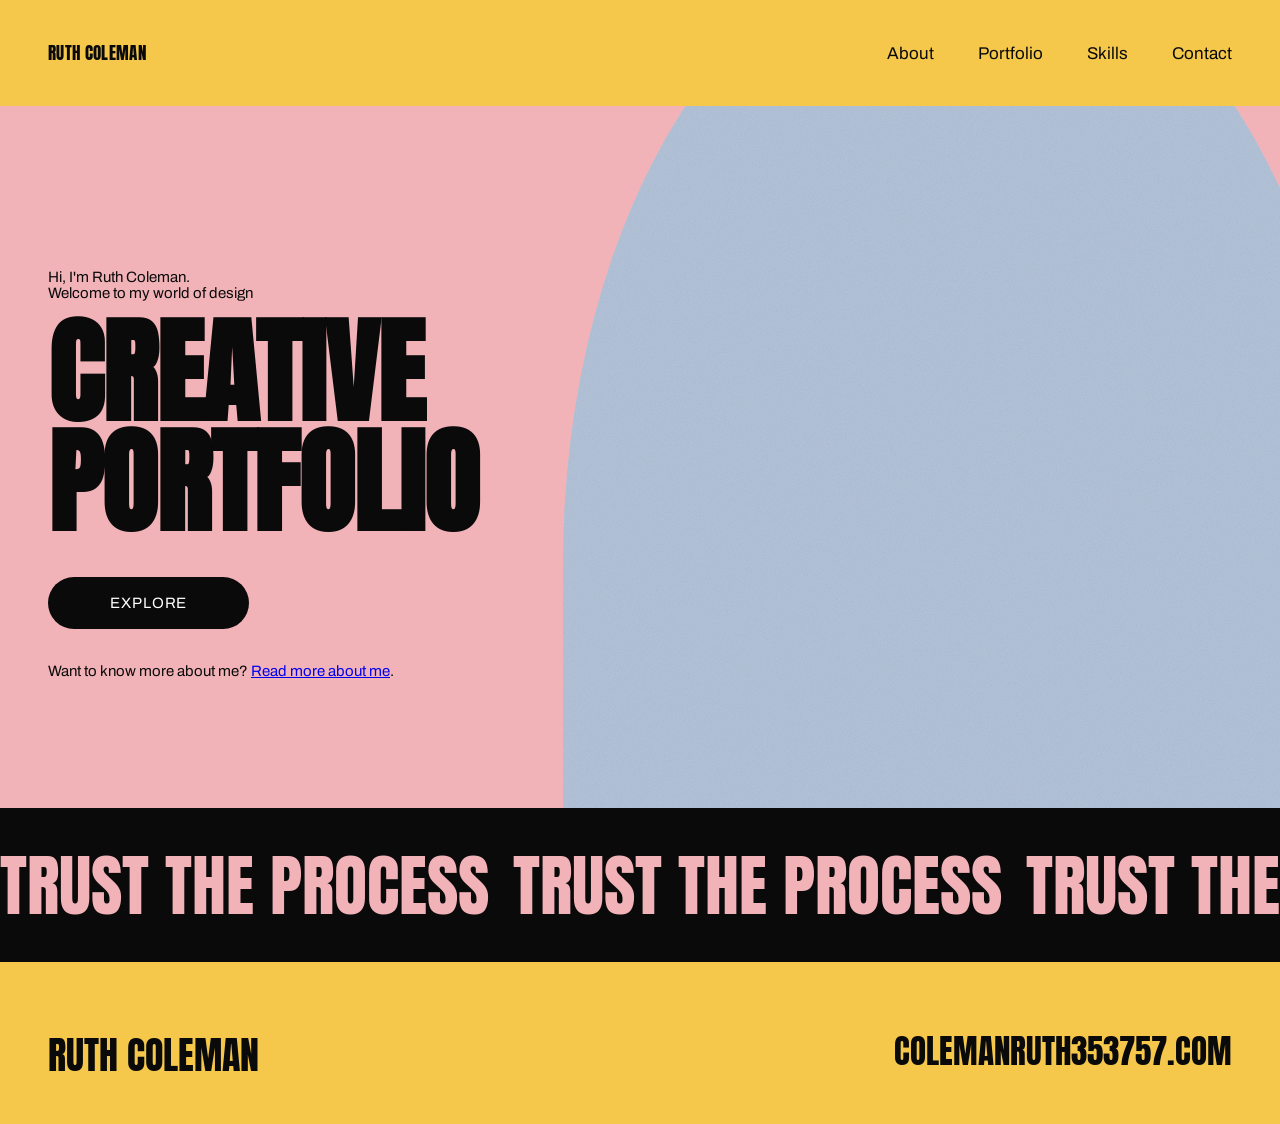
<file: index.html>
<!DOCTYPE html>
<html lang="en">
<head>
<meta charset="UTF-8">
<meta name="viewport" content="width=device-width, initial-scale=1.0">
<title>Ruth Coleman — Creative Portfolio</title>
<link rel="preconnect" href="https://fonts.googleapis.com">
<link rel="preconnect" href="https://fonts.gstatic.com" crossorigin>
<link href="https://fonts.googleapis.com/css2?family=Anton&family=Archivo:wght@400;500;600&display=swap" rel="stylesheet">
<link rel="stylesheet" href="css/style.css">
</head>
<body>

  <svg width="0" height="0" style="position:absolute">
    <filter id="grain">
      <feTurbulence type="fractalNoise" baseFrequency="0.9" numOctaves="4" stitchTiles="stitch"/>
      <feColorMatrix type="saturate" values="0"/>
      <feComponentTransfer>
        <feFuncA type="linear" slope="0.35"/>
      </feComponentTransfer>
      <feComposite operator="in" in2="SourceGraphic"/>
      <feBlend in="SourceGraphic" mode="multiply"/>
    </filter>
  </svg>

  <header class="nav">
    <a href="#" class="logo">Ruth Coleman</a>
    <nav>
      <ul>
        <li><a href="about.html">About</a></li>
        <li><a href="portfolio.html">Portfolio</a></li>
        <li><a href="skills.html">Skills</a></li>
        <li><a href="contact.html">Contact</a></li>
      </ul>
    </nav>
  </header>

  <section class="hero">
    <div class="arch"></div>
    <div class="hero-content">
      <p>Hi, I'm Ruth Coleman.<br>Welcome to my world of design</p>
      <br>
      <h1>Creative<br>Portfolio</h1>
      <a href="portfolio.html" class="btn">Explore</a>
      <p>Want to know more about me? <a href="about.html">Read more about me</a>.</p>
    </div>
  </section>

  <div class="marquee">
    <div class="marquee-track">
      <span>Trust the process</span><span>Trust the process</span>
      <span>Trust the process</span><span>Trust the process</span>
      <span>Trust the process</span><span>Trust the process</span>
      <span>Trust the process</span><span>Trust the process</span>
    </div>
  </div>

  <footer>
    <div class="foot-name">Ruth Coleman</div>
    <div class="foot-right">
      <a href="mailto:hello@colemanruth353757.com" class="foot-email">colemanruth353757.com</a>
      </div>
  </footer>

</body>
</html>
</file>
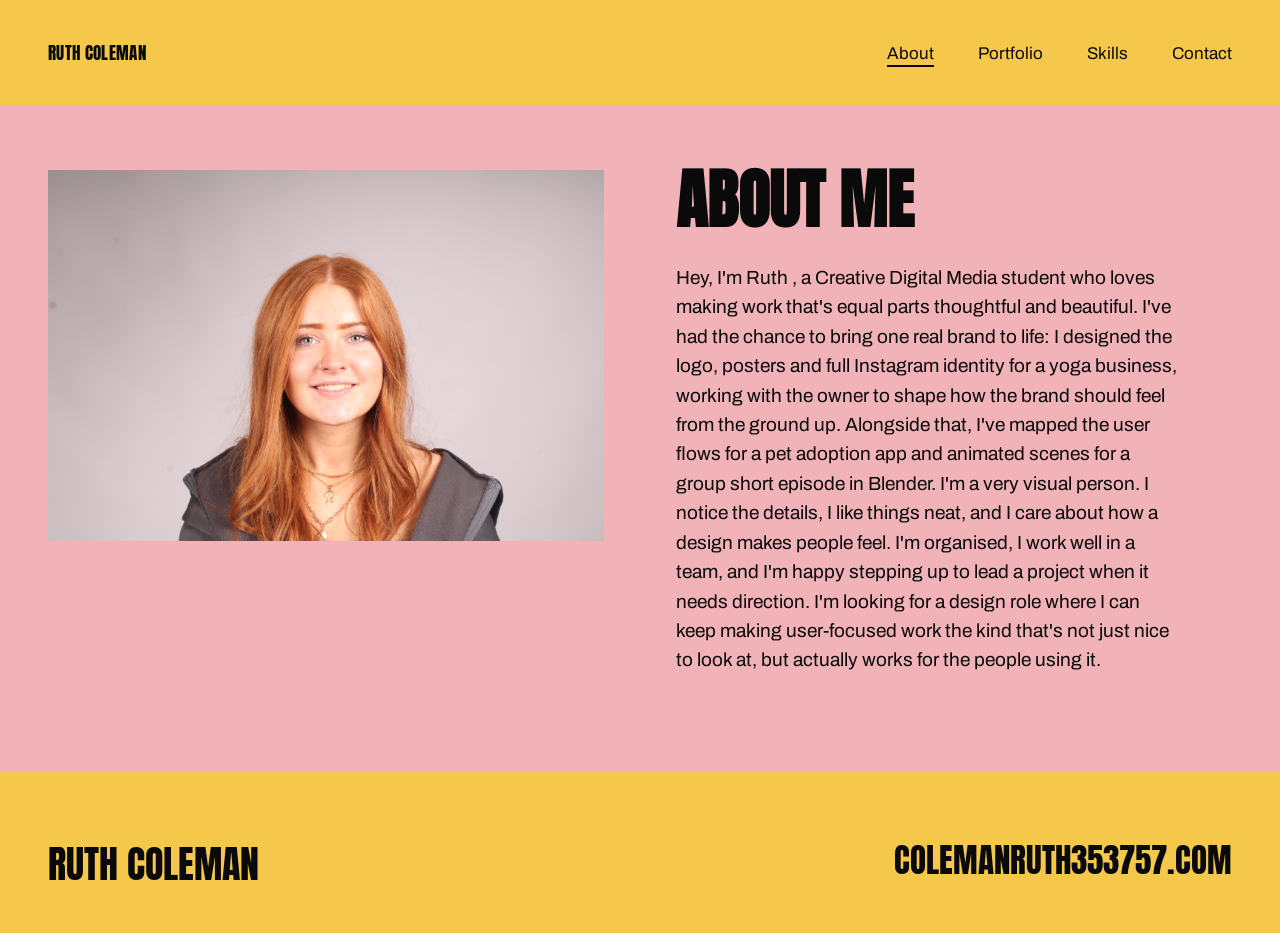
<file: about.html>
<!DOCTYPE html>
<html lang="en">
<head>
<meta charset="UTF-8">
<meta name="viewport" content="width=device-width, initial-scale=1.0">
<title>About — Ruth Coleman</title>
<link rel="preconnect" href="https://fonts.googleapis.com">
<link rel="preconnect" href="https://fonts.gstatic.com" crossorigin>
<link href="https://fonts.googleapis.com/css2?family=Anton&family=Archivo:wght@400;500;600&display=swap" rel="stylesheet">
<link rel="stylesheet" href="css/style.css">
</head>
<body>

  <header class="nav">
    <a href="index.html" class="logo">Ruth Coleman</a>
    <nav>
      <ul>
        <li><a href="about.html" class="active">About</a></li>
        <li><a href="portfolio.html">Portfolio</a></li>
        <li><a href="skills.html">Skills</a></li>
        <li><a href="contact.html">Contact</a></li>
      </ul>
    </nav>
  </header>

  <section class="about">
    <div class="about-photo">
      <img src="images/ruth.jpg" alt="Portrait of Ruth Coleman">
    </div>
    <div class="about-text">
      <h1>About Me</h1>
      <p>Hey, I'm Ruth , a Creative Digital Media student who loves making work that's equal parts thoughtful and beautiful.

I've had the chance to bring one real brand to life: I designed the logo, posters and full Instagram identity for a yoga business, working with the owner to shape how the brand should feel from the ground up. Alongside that, I've mapped the user flows for a pet adoption app and animated scenes for a group short episode in Blender.

I'm a very visual person. I notice the details, I like things neat, and I care about how a design makes people feel. I'm organised, I work well in a team, and I'm happy stepping up to lead a project when it needs direction.

I'm looking for a design role where I can keep making user-focused work the kind that's not just nice to look at, but actually works for the people using it.</p> </div>
  </section>

  <footer>
    <div class="foot-name">Ruth Coleman</div>
    <div class="foot-right">
      <a href="mailto:hello@colemanruth353757.com" class="foot-email">colemanruth353757.com</a>
    </div>
  </footer>

</body>
</html>
</file>
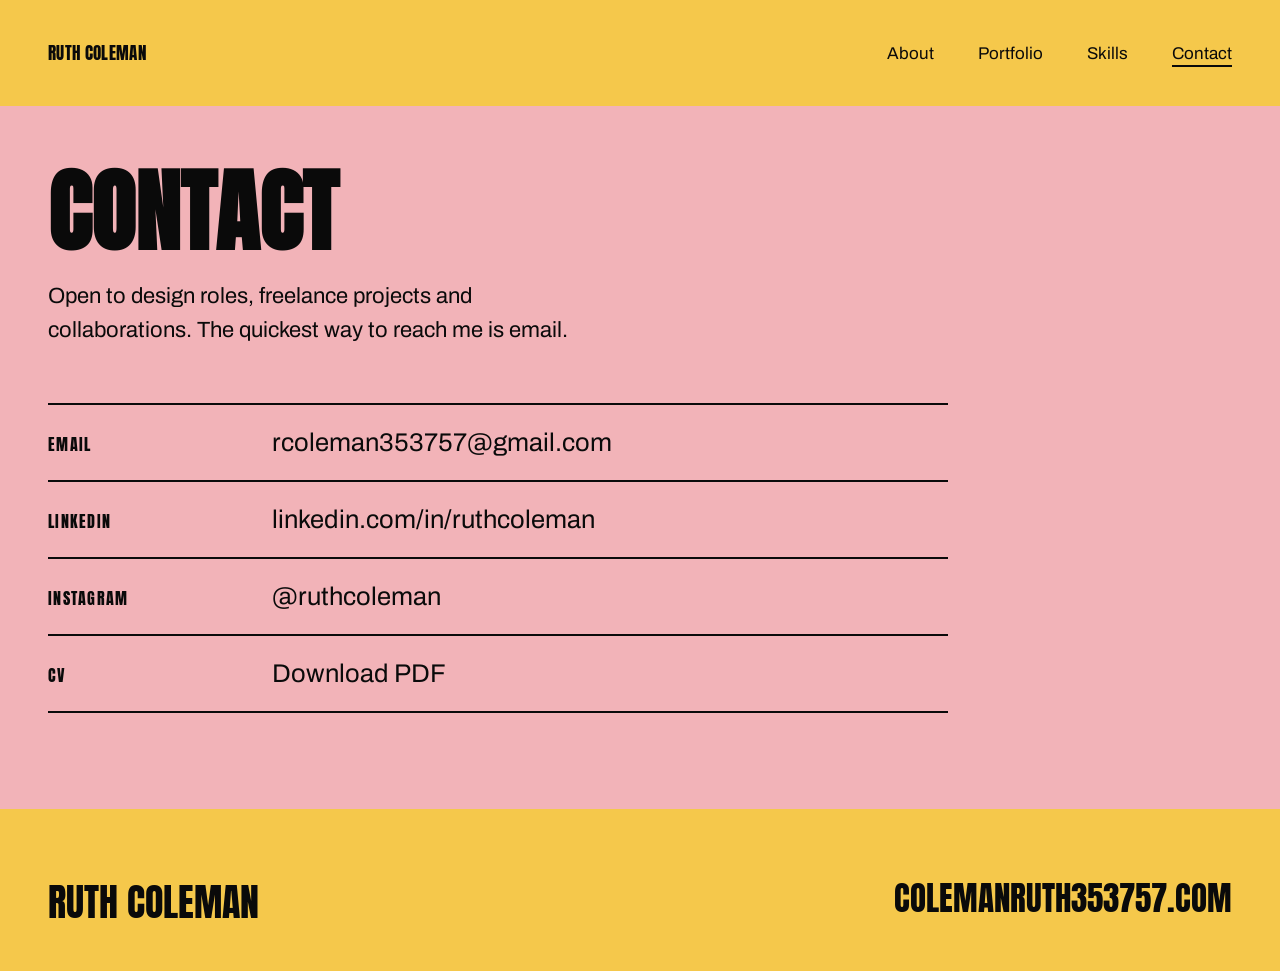
<file: contact.html>
<!DOCTYPE html>
<html lang="en">
<head>
<meta charset="UTF-8">
<meta name="viewport" content="width=device-width, initial-scale=1.0">
<title>Contact — Ruth Coleman</title>
<link rel="preconnect" href="https://fonts.googleapis.com">
<link rel="preconnect" href="https://fonts.gstatic.com" crossorigin>
<link href="https://fonts.googleapis.com/css2?family=Anton&family=Archivo:wght@400;500;600&display=swap" rel="stylesheet">
<link rel="stylesheet" href="css/style.css">
</head>
<body>

  <header class="nav">
    <a href="index.html" class="logo">Ruth Coleman</a>
    <nav>
      <ul>
        <li><a href="about.html">About</a></li>
        <li><a href="portfolio.html">Portfolio</a></li>
        <li><a href="skills.html">Skills</a></li>
        <li><a href="contact.html" class="active">Contact</a></li>
      </ul>
    </nav>
  </header>

  <section class="contact">
    <h1>Contact</h1>
    <p class="contact-lede">Open to design roles, freelance projects and collaborations. The quickest way to reach me is email.</p>

    <ul class="contact-list">
      <li>
        <span class="contact-label">Email</span>
        <a href="mailto:rcoleman353757@gmail.com">rcoleman353757@gmail.com</a>
      </li>
      <li>
        <span class="contact-label">LinkedIn</span>
        <a href="https://www.linkedin.com/in/ruthcoleman353" target="_blank" rel="noopener">linkedin.com/in/ruthcoleman</a>
      </li>
      <li>
        <span class="contact-label">Instagram</span>
        <a href="https://www.instagram.com/ruth_coleman129/" target="_blank" rel="noopener">@ruthcoleman</a>
      </li>
      <li>
        <span class="contact-label">CV</span>
        <a href="RuthColeman_CV..pdf" target="_blank" rel="noopener">Download PDF</a>
      </li>
    </ul>
  </section>

  <footer>
    <div class="foot-name">Ruth Coleman</div>
    <div class="foot-right">
      <a href="mailto:hello@colemanruth353757.com" class="foot-email">colemanruth353757.com</a>
    </div>
  </footer>

</body>
</html>
</file>
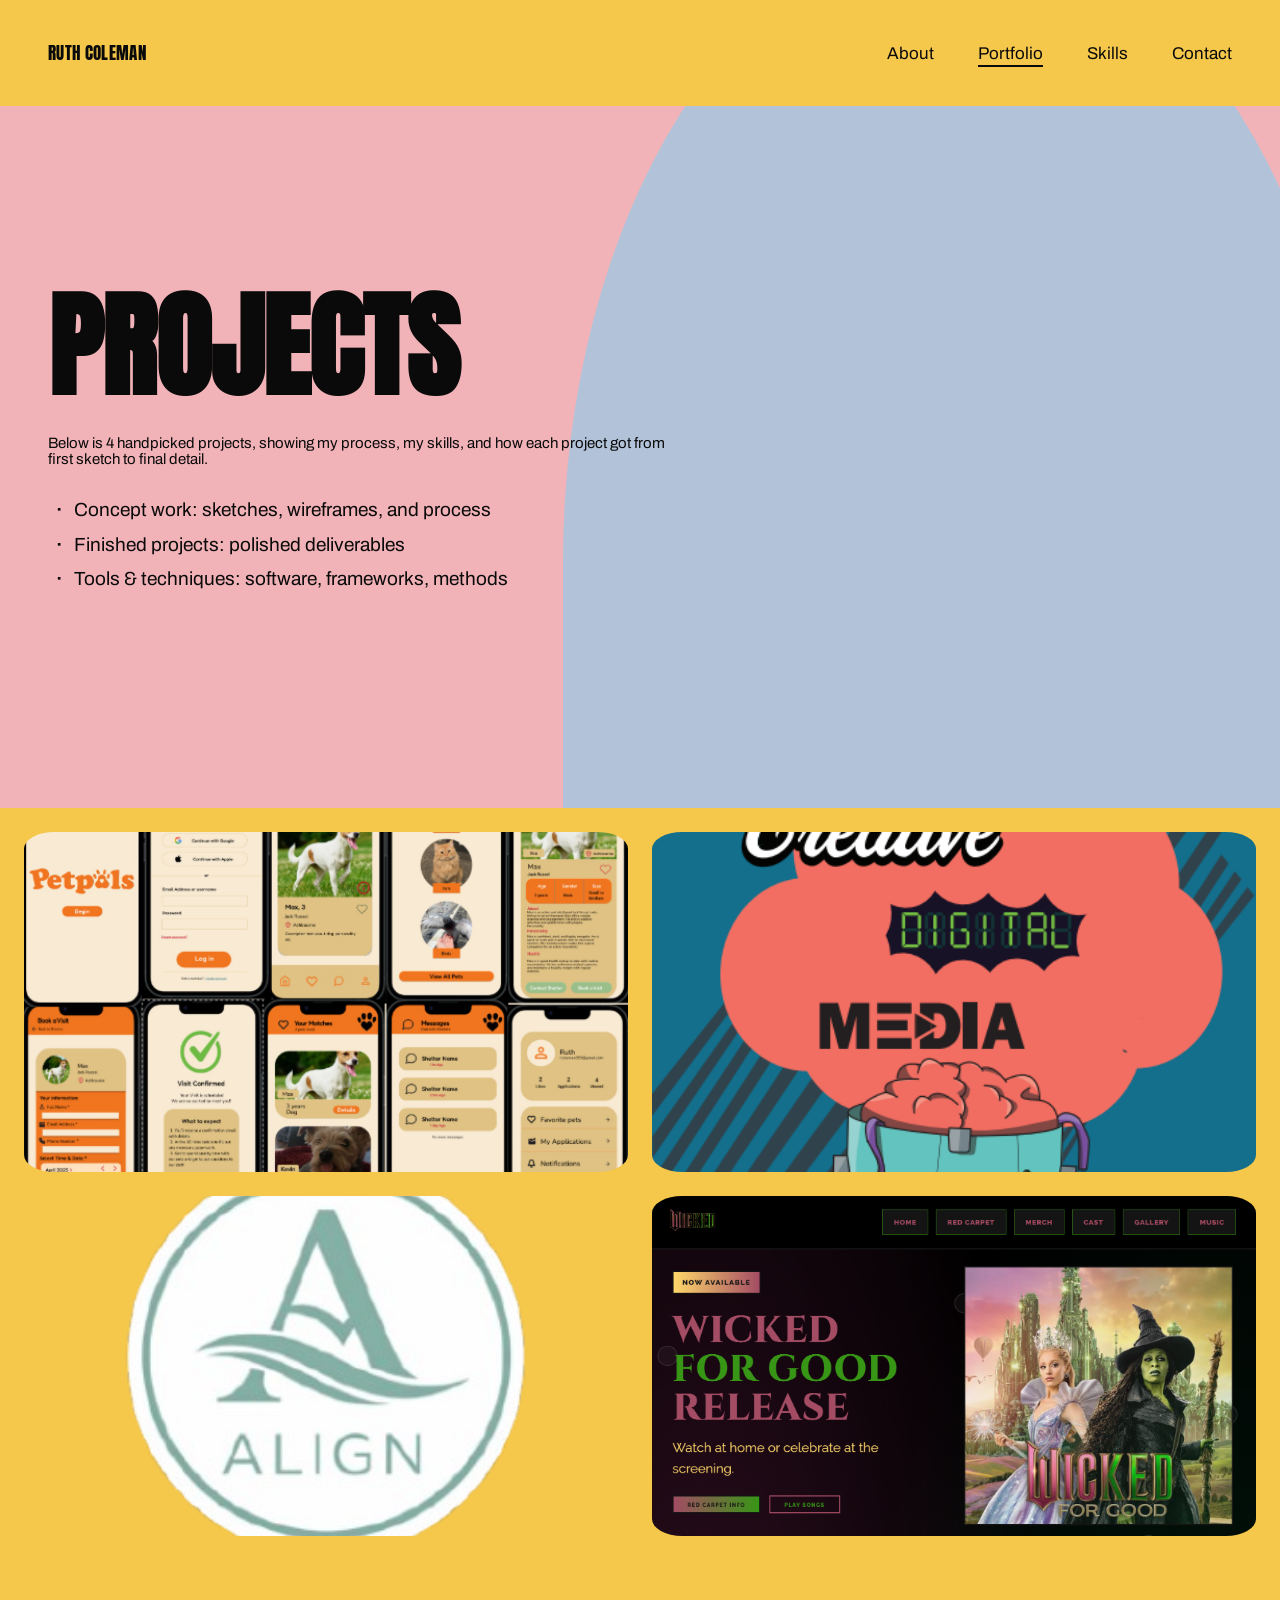
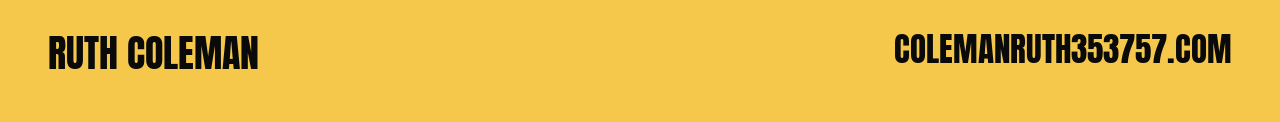
<file: portfolio.html>
<!DOCTYPE html>
<html lang="en">
<head>
<meta charset="UTF-8">
<meta name="viewport" content="width=device-width, initial-scale=1.0">
<title>Portfolio — Ruth Coleman</title>
<link rel="preconnect" href="https://fonts.googleapis.com">
<link rel="preconnect" href="https://fonts.gstatic.com" crossorigin>
<link href="https://fonts.googleapis.com/css2?family=Anton&family=Archivo:wght@400;500;600&display=swap" rel="stylesheet">
<link rel="stylesheet" href="css/style.css">
</head>
<body>

  <header class="nav">
    <a href="index.html" class="logo">Ruth Coleman</a>
    <nav>
      <ul>
        <li><a href="about.html">About</a></li>
        <li><a href="portfolio.html" class="active">Portfolio</a></li>
        <li><a href="skills.html">Skills</a></li>
        <li><a href="contact.html">Contact</a></li>
      </ul>
    </nav>
  </header>

  <!-- INTRO -->
    <section class="hero">
    <div class="arch"></div>
    <div class="hero-content">
      <h1>Projects</h1>
      <p>Below is 4 handpicked projects, showing my process, my skills, and how each project got from first sketch to final detail.</p>
      <ul class="project-notes">
        <li>Concept work: sketches, wireframes, and process</li>
        <li>Finished projects: polished deliverables</li>
        <li>Tools &amp; techniques: software, frameworks, methods</li>
      </ul>
    </div>
  </section>

  <!-- PROJECT GRID -->
  <section class="project-grid">

    <a href="project-petpals.html" class="project-card">
      <img src="images/petapp.png" alt="PetPals app screens">
      <div class="project-overlay">
        <span class="project-title">UX / App Design — Pet Adoption App —</span>
        <span class="project-year">2025</span>
      </div>
    </a>

    <a href="project-poster.html" class="project-card">
      <img src="images/poster.png" alt="Creative Digital Media poster">
      <div class="project-overlay">
        <span class="project-title">Design & communications – college brochure -</span>
        <span class="project-year">2024</span>
      </div>
    </a>

    <a href="project-logo.html" class="project-card">
      <img src="images/align.png" alt="Logo design">
      <div class="project-overlay">
        <span class="project-title">Branding — Design for real client —</span>
        <span class="project-year">2025</span>
      </div>
    </a>

    <a href="project-wicked.html" class="project-card">
      <img src="images/wicked.png" alt="Red carpet website">
      <div class="project-overlay">
        <span class="project-title">Web Design — Wicked landing page —</span>
        <span class="project-year">2024</span>
      </div>
    </a>
   

  </section>

  <footer>
    <div class="foot-name">Ruth Coleman</div>
    <div class="foot-right">
      <a href="mailto:hello@colemanruth353757.com" class="foot-email">colemanruth353757.com</a>
    </div>
  </footer>

</body>
</html>
</file>
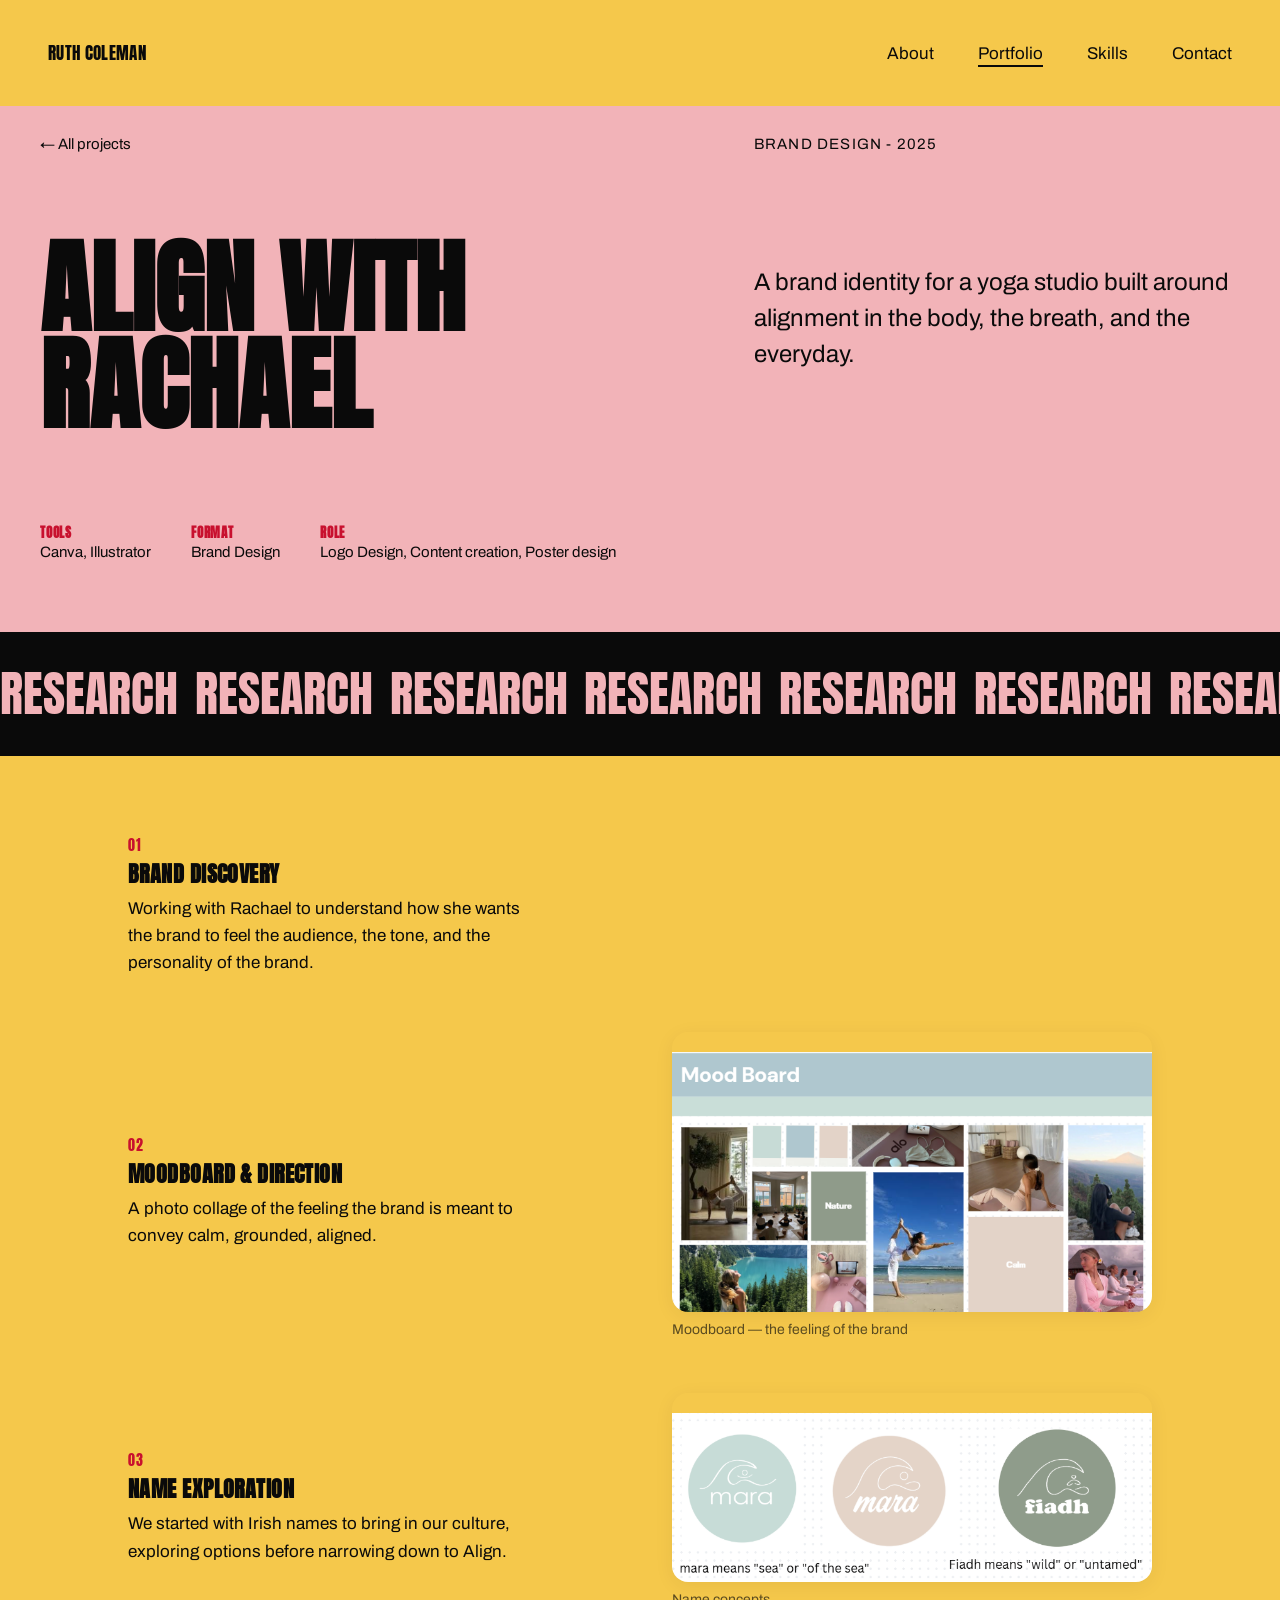
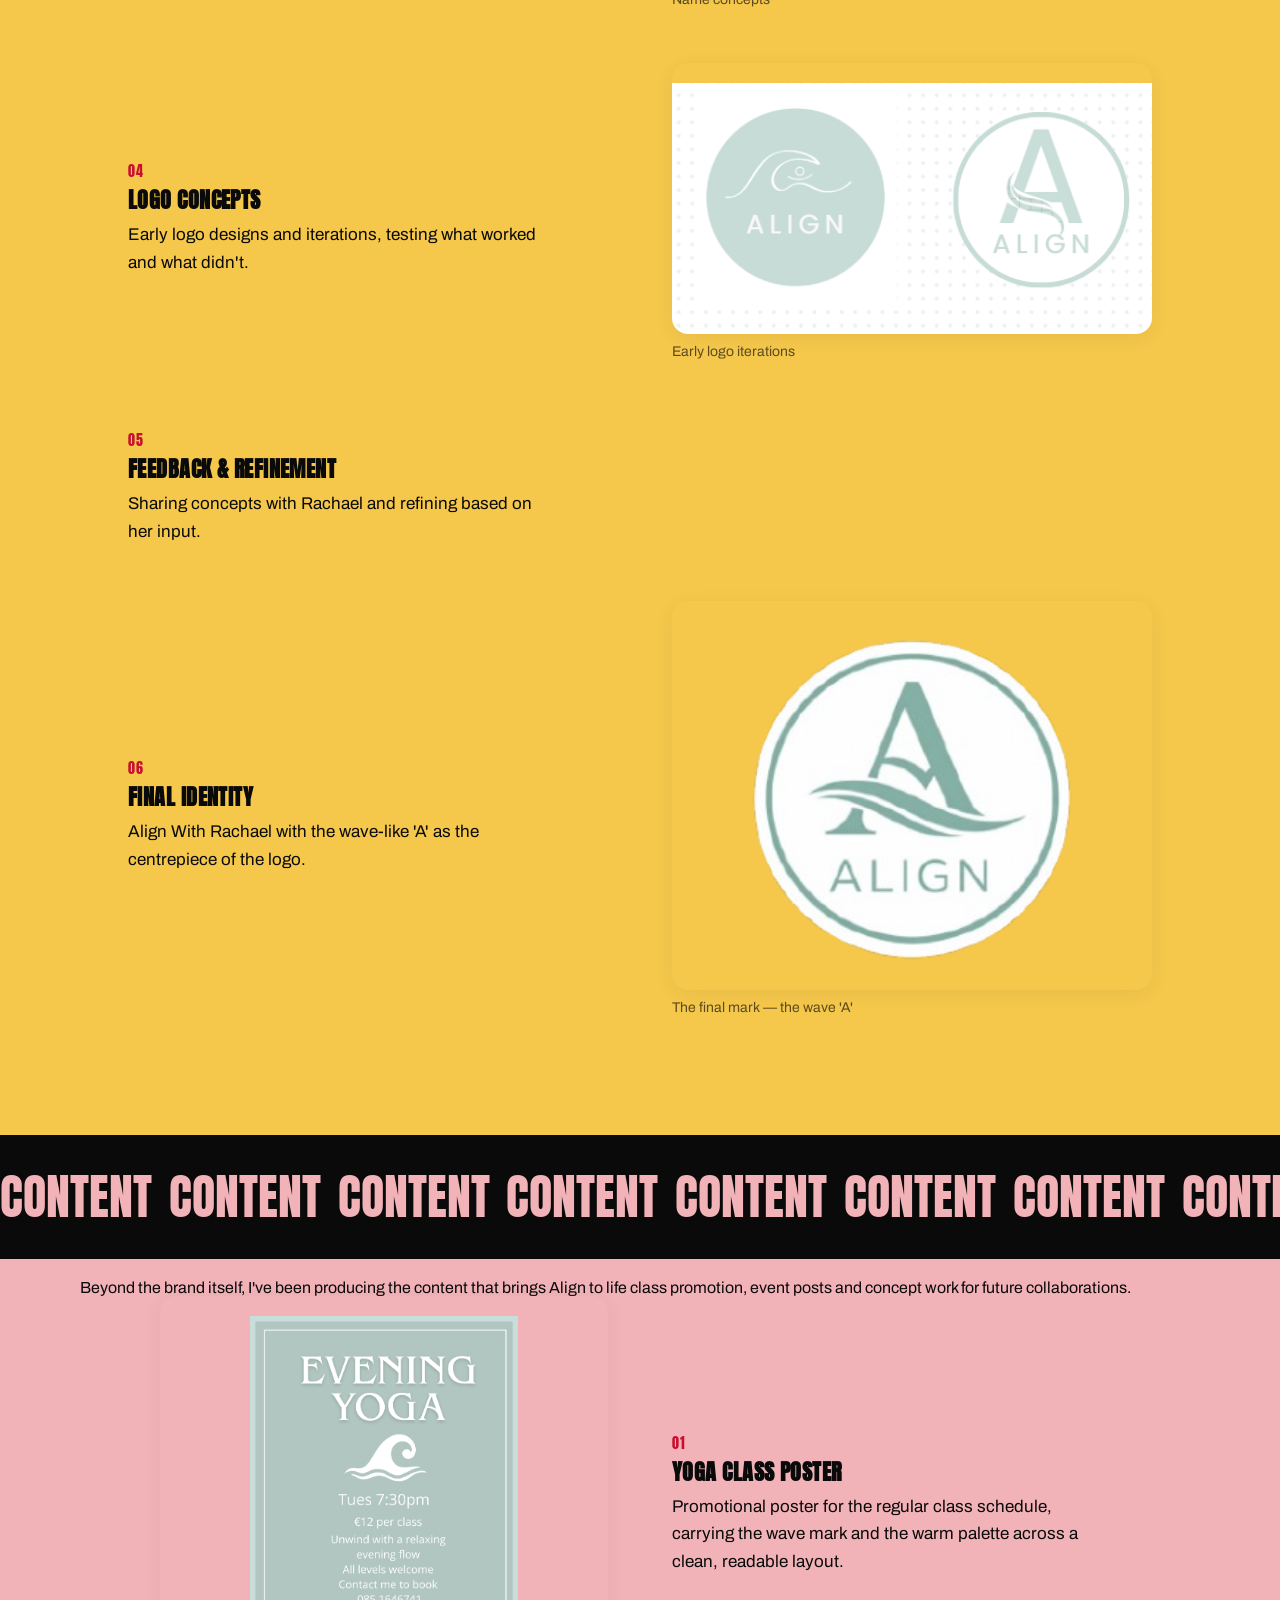
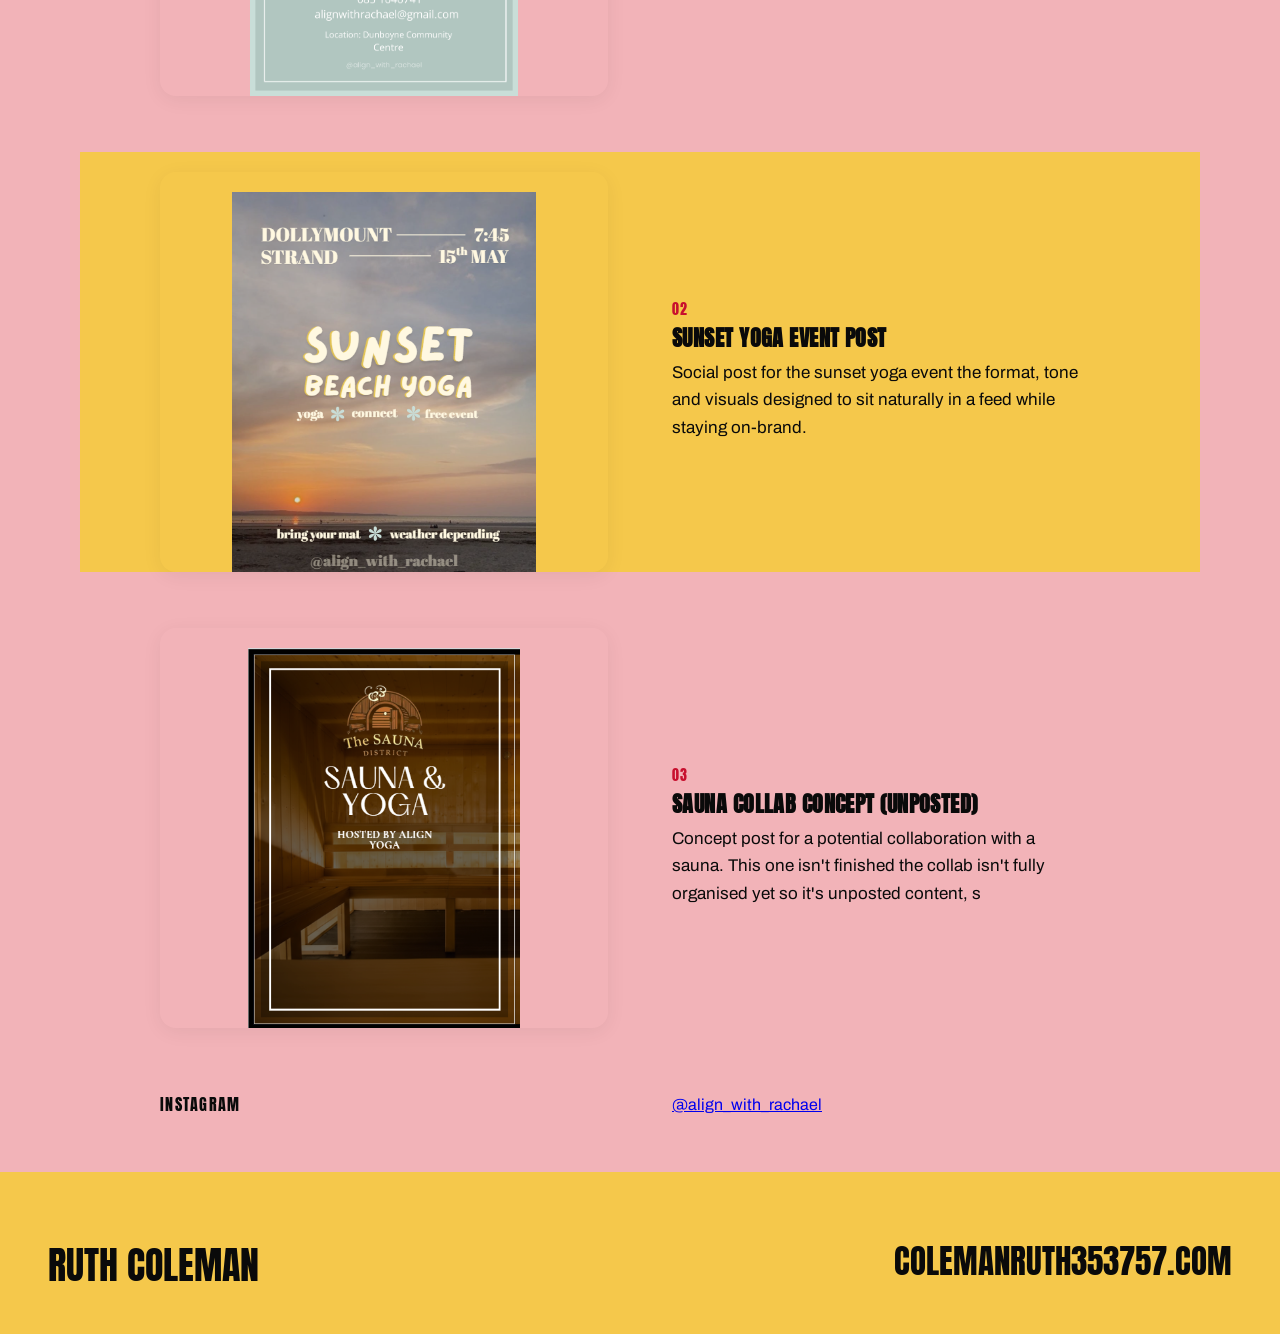
<file: project-logo.html>
<!DOCTYPE html>
<html lang="en">
<head>
<meta charset="UTF-8">
<meta name="viewport" content="width=device-width, initial-scale=1.0">
<title>Align — Ruth Coleman</title>
<link rel="preconnect" href="https://fonts.googleapis.com">
<link rel="preconnect" href="https://fonts.gstatic.com" crossorigin>
<link href="https://fonts.googleapis.com/css2?family=Anton&family=Archivo:wght@400;500;600&display=swap" rel="stylesheet">
<link rel="stylesheet" href="css/style.css">
</head>
<body class="align-page">

  <header class="nav">
    <a href="index.html" class="logo">Ruth Coleman</a>
    <nav>
      <ul>
        <li><a href="about.html">About</a></li>
        <li><a href="portfolio.html" class="active">Portfolio</a></li>
        <li><a href="skills.html">Skills</a></li>
        <li><a href="contact.html">Contact</a></li>
      </ul>
    </nav>
  </header>

  <section class="project-hero">
    <a href="portfolio.html" class="back-link">← All projects</a>
    <p class="project-eyebrow">Brand Design - 2025</p>
    <h1>Align With Rachael</h1>
    <p class="project-lede">A brand identity for a yoga studio built around alignment in the body, the breath, and the everyday.</p>
      <ul class="project-meta">
      <li><strong>Tools</strong> Canva, Illustrator</li>
      <li><strong>Format</strong> Brand Design</li>
      <li><strong>Role</strong>Logo Design, Content creation, Poster design</li>
    </ul>

  </section>
<div class="marquee">
    <div class="marquee-track">
      <span>research</span><span>research</span>
      <span>research</span><span>research</span>
      <span>research</span><span>research</span>
      <span>research</span><span>research</span>
    </div>
  </div>
  <section class="project-body">
    <div class="project-text">
  
    
     <div class="stage-row">
    <div class="stage-row-text">
        <span class="stage-num">01</span>
        <h3>Brand discovery</h3>
        <p>Working with Rachael to understand how she wants the brand to feel the audience, the tone, and the personality of the brand.</p>
    </div>
</div>

<div class="stage-row">
   <div class="stage-row-text">
        <span class="stage-num">02</span>
        <h3>Moodboard &amp; direction</h3>
        <p>A photo collage of the feeling the brand is meant to convey calm, grounded, aligned.</p>
    </div>
   <figure class="stage-row-img">
        <img src="images/yogamood.png" alt="Align With Rachael moodboard collage">
        <figcaption>Moodboard — the feeling of the brand</figcaption>
    </figure>
</div>

<div class="stage-row">
    <div class="stage-row-text">
        <span class="stage-num">03</span>
        <h3>Name exploration</h3>
        <p>We started with Irish names to bring in our culture, exploring options before narrowing down to Align.</p>
    </div>
    <figure class="stage-row-img">
        <img src="images/names.png" alt="Early brand name ideas">
        <figcaption>Name concepts</figcaption>
    </figure>
</div>

<div class="stage-row">
   <div class="stage-row-text">
        <span class="stage-num">04</span>
        <h3>Logo concepts</h3>
        <p>Early logo designs and iterations, testing what worked and what didn't.</p>
    </div>
  <figure class="stage-row-img">
        <img src="images/earlyLogo.png" alt="Early Align With Rachael logo designs">
        <figcaption>Early logo iterations</figcaption>
    </figure>
</div>

<div class="stage-row">
    <div class="stage-row-text">
        <span class="stage-num">05</span>
        <h3>Feedback &amp; refinement</h3>
        <p>Sharing concepts with Rachael and refining based on her input.</p>
    </div>
</div>

<div class="stage-row">
    <div class="stage-row-text">
        <span class="stage-num">06</span>
        <h3>Final identity</h3>
        <p>Align With Rachael with the wave-like 'A' as the centrepiece of the logo.</p>
    </div>
    <figure class="stage-row-img">
        <img src="images/align.png" alt="Final Align With Rachael logo">
        <figcaption>The final mark — the wave 'A'</figcaption>
    </figure>
</div>
    </div>
  </section>
<div class="marquee">
  <div class="marquee-track">
    <span>content</span><span>content</span>
    <span>content</span><span>content</span>
    <span>content</span><span>content</span>
    <span>content</span><span>content</span>
  </div>
</div>

<section class="process-content">
  <p class="process">
    Beyond the brand itself, I've been producing the content that brings Align to life class promotion, event posts and concept work for future collaborations.
  </p>

  <div class="stage-row">
    <figure class="stage-row-img">
      <img src="images/classposter.png" alt="Align yoga class poster">
    </figure>
    <div class="stage-row-text">
      <span class="stage-num">01</span>
      <h3>Yoga class poster</h3>
      <p>Promotional poster for the regular class schedule, carrying the wave mark and the warm palette across a clean, readable layout.</p>
    </div>
  </div>

  <div class="stage-row reverse">
    <div class="stage-row-text">
      <span class="stage-num">02</span>
      <h3>Sunset yoga event post</h3>
      <p>Social post for the sunset yoga event the format, tone and visuals designed to sit naturally in a feed while staying on-brand.</p>
    </div>
    <figure class="stage-row-img">
      <img src="images/sunsetevent.png" alt="Align sunset yoga event information post">
    </figure>
  </div>

  <div class="stage-row">
    <figure class="stage-row-img">
      <img src="images/saunaeventconcept.png" alt="Align sunset yoga event information post">
    </figure>
    <div class="stage-row-text">
      <span class="stage-num">03</span>
      <h3>Sauna collab concept (unposted)</h3>
      <p>Concept post for a potential collaboration with a sauna. This one isn't finished the collab isn't fully organised yet so it's unposted content, s
    </div>
    <span class="contact-label">Instagram</span>
        <a href="https://www.instagram.com/align_with_rachael?utm_source=ig_web_button_share_sheet&mdxt=ZDNlZDc0MzIxNw==" target="_blank" rel="noopener">@align_with_rachael</a>
  </section>

  <footer>
    <div class="foot-name">Ruth Coleman</div>
    <div class="foot-right">
      <a href="mailto:hello@colemanruth353757.com" class="foot-email">colemanruth353757.com</a>
    </div>
  </footer>

</body>
</html>
</file>
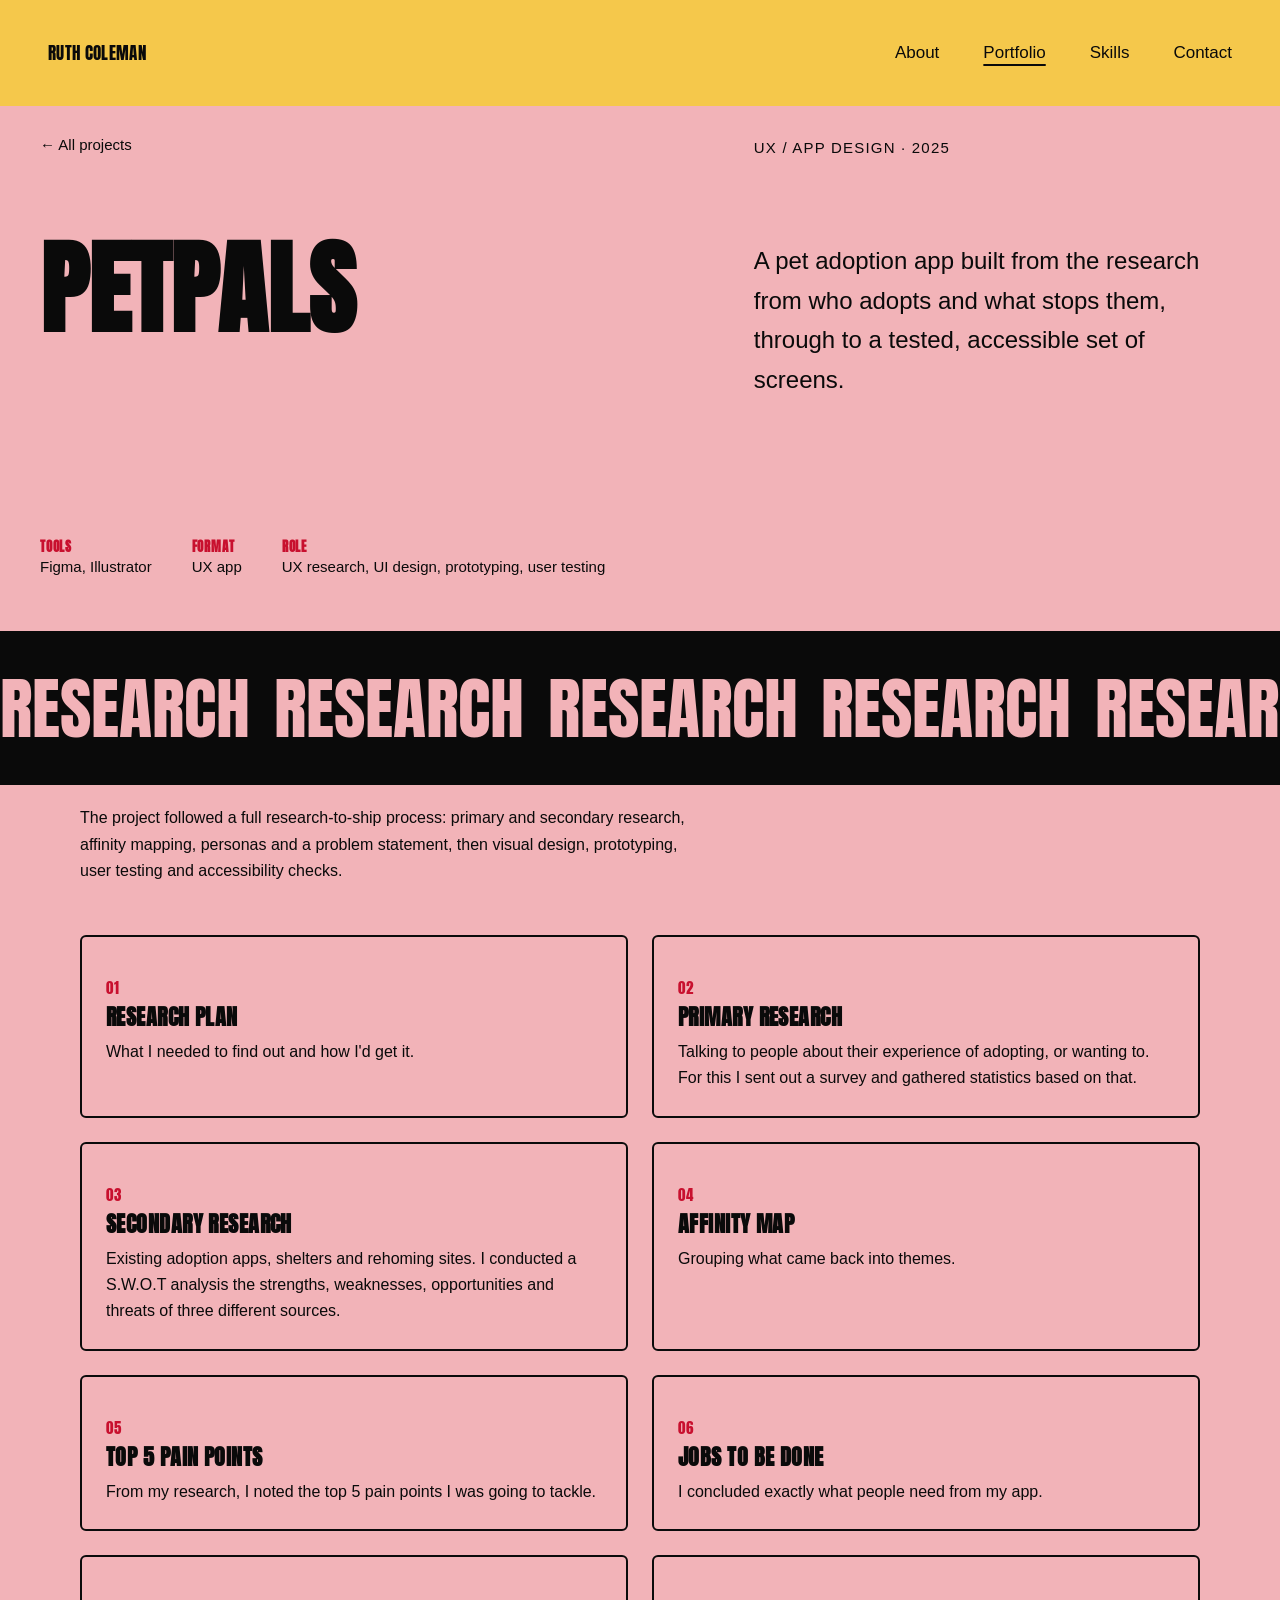
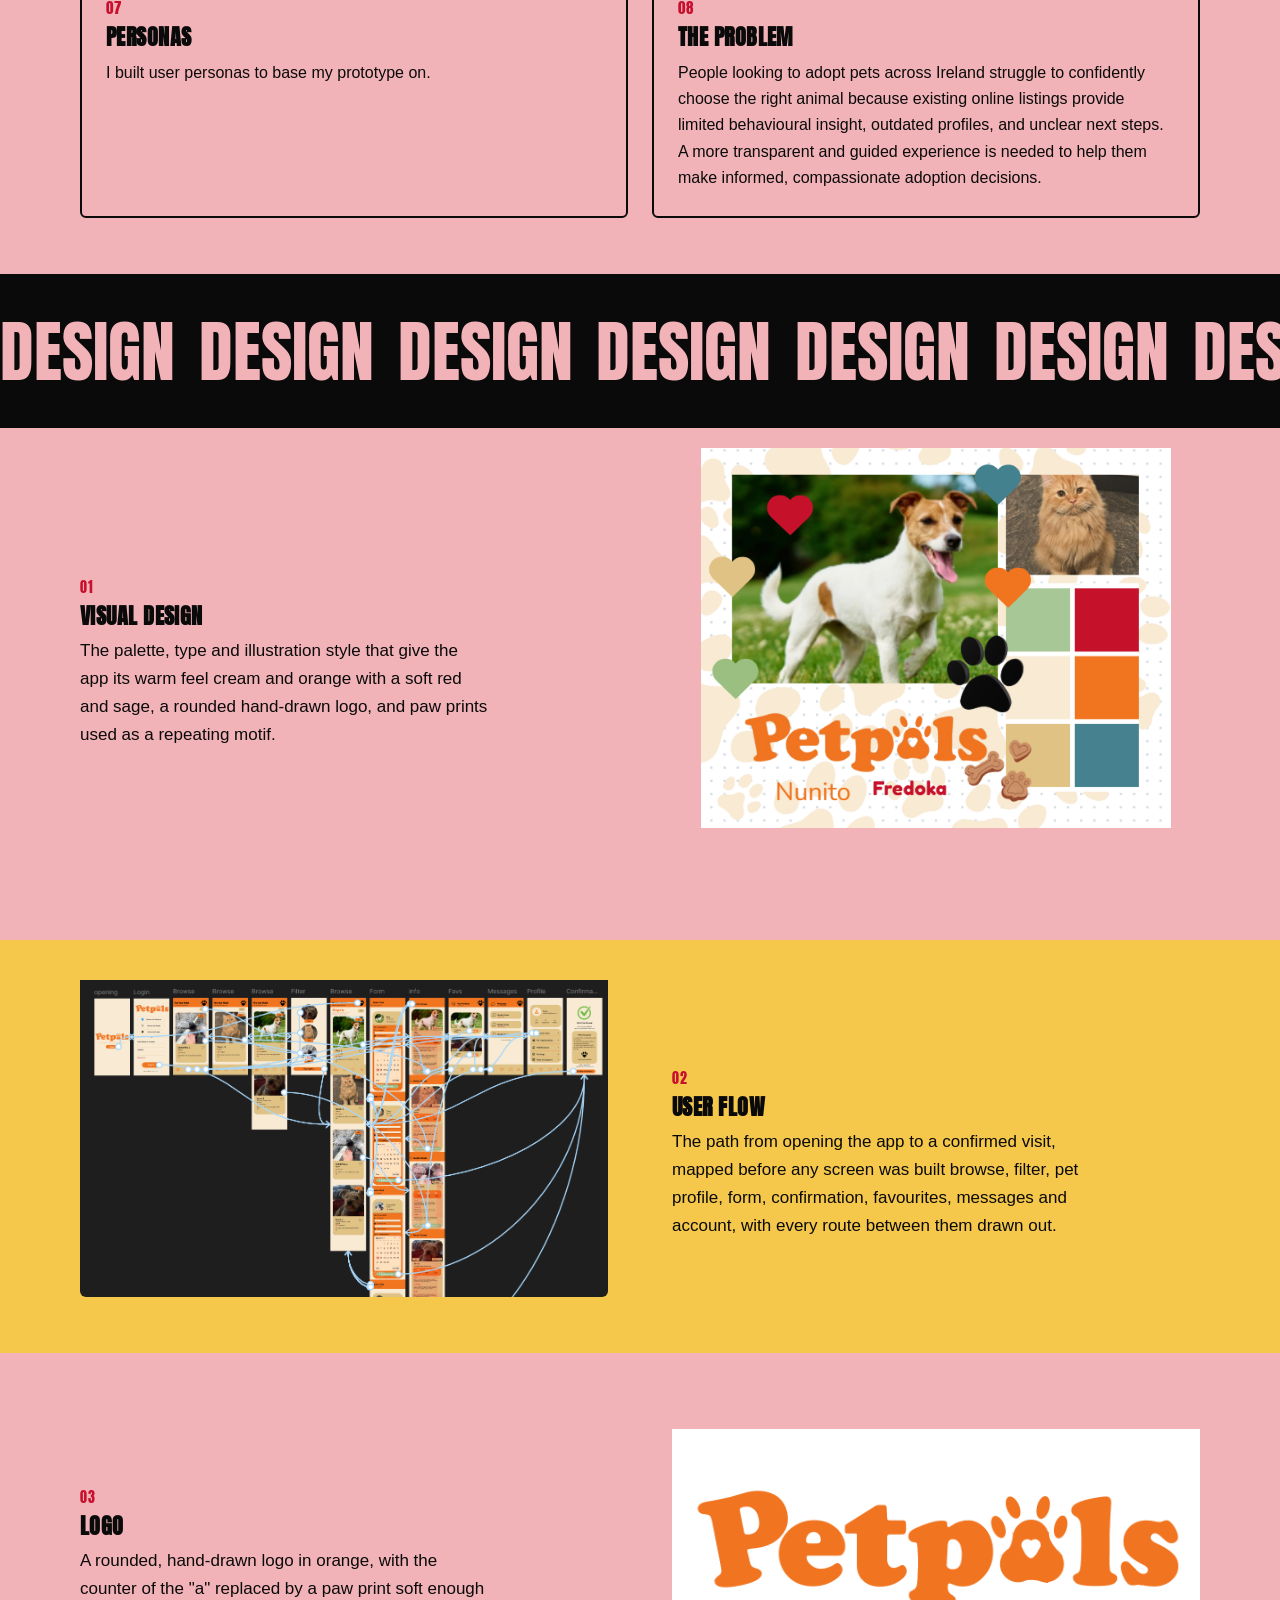
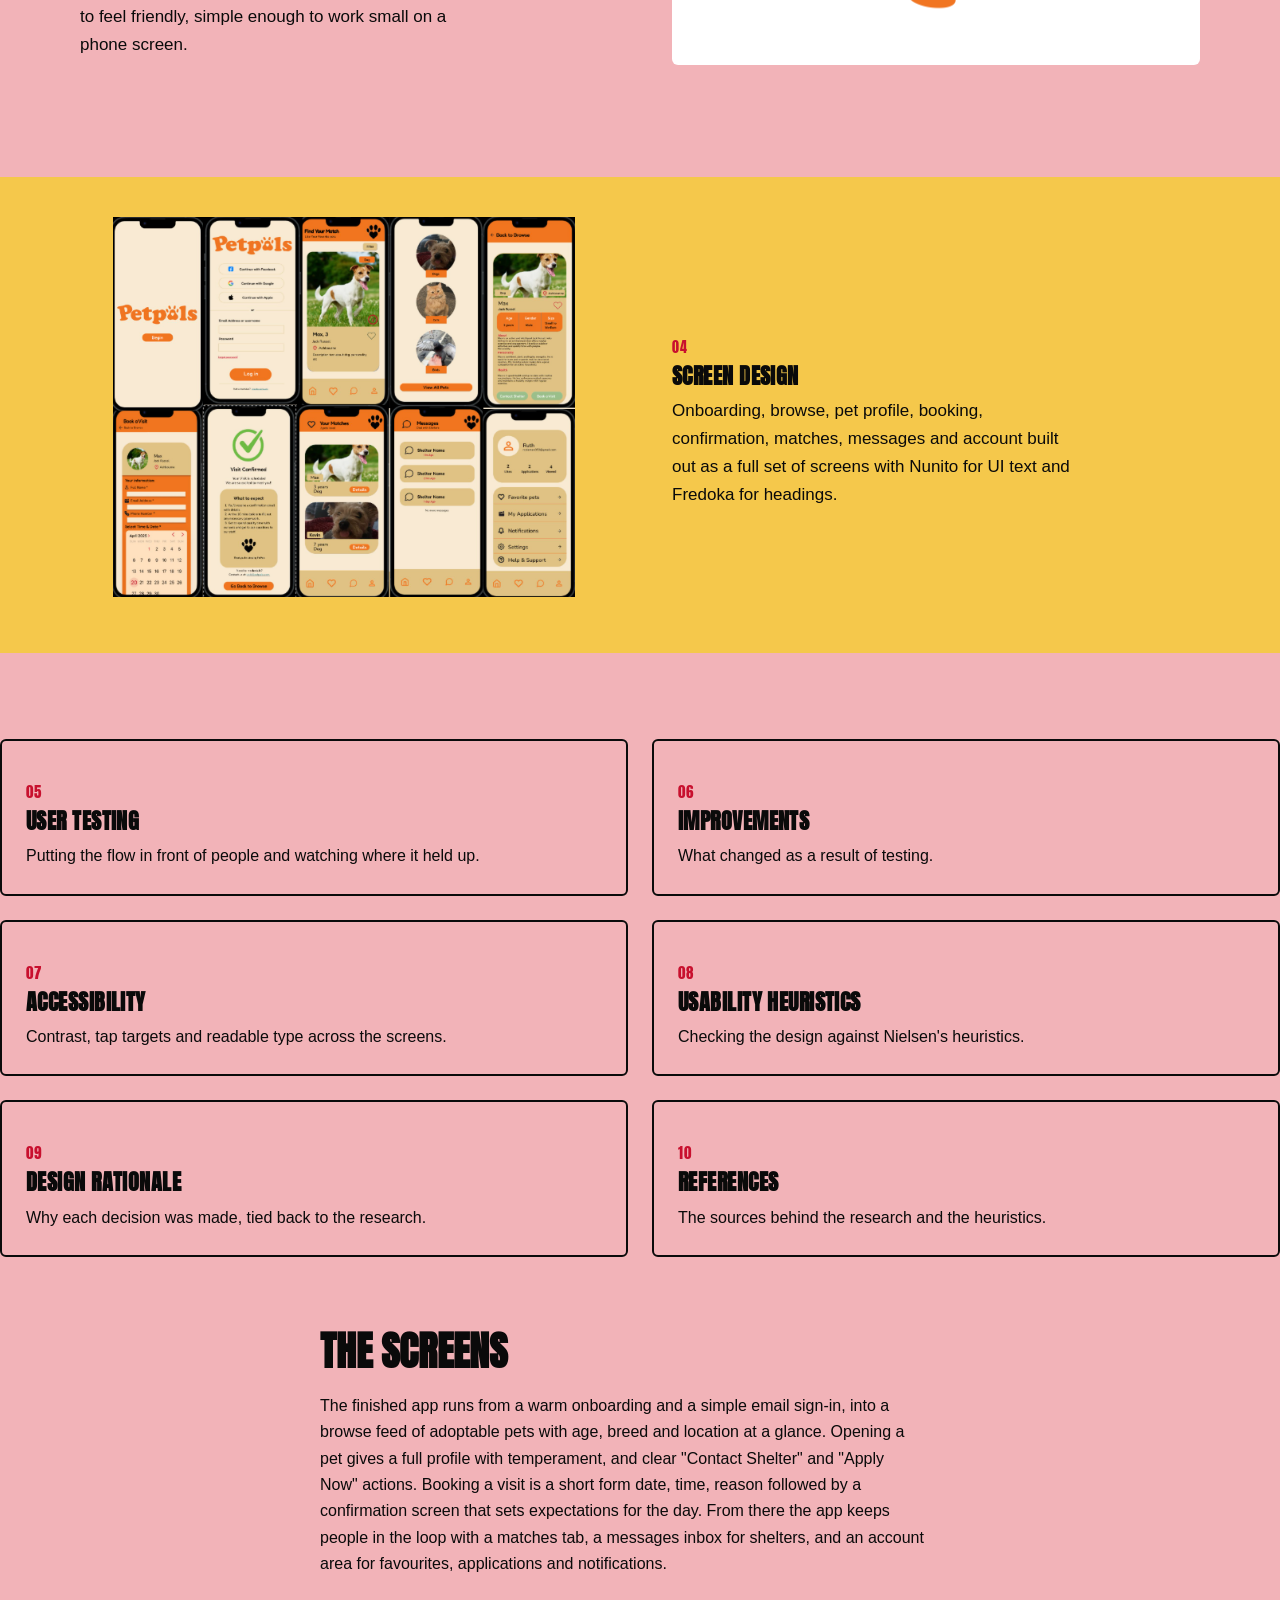
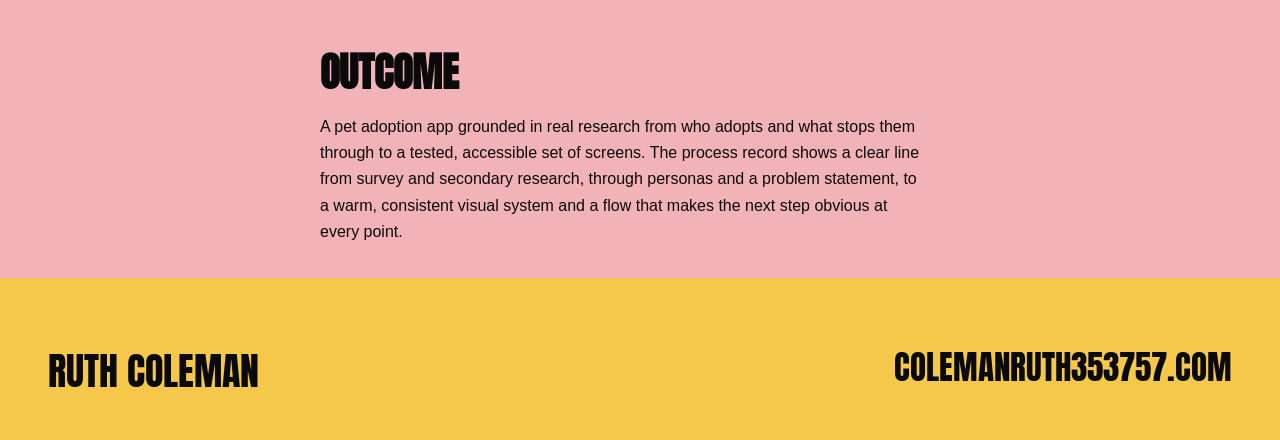
<file: project-petpals.html>
<!DOCTYPE html>
<html lang="en">
<head>
  <meta charset="UTF-8">
  <meta name="viewport" content="width=device-width, initial-scale=1.0">
  <title>PetPals — Ruth Coleman</title>
  <link rel="preconnect" href="https://fonts.googleapis.com">
  <link rel="preconnect" href="https://fonts.gstatic.com" crossorigin>
  <link href="https://fonts.googleapis.com/css2?family=Anton&family=Inter:wght@400;500;600&display=swap" rel="stylesheet">
  <link rel="stylesheet" href="css/style.css">
</head>
<body class="petpals-page">
<header class="nav">
    <a href="index.html" class="logo">Ruth Coleman</a>
    <nav>
      <ul>
        <li><a href="about.html">About</a></li>
        <li><a href="portfolio.html" class="active">Portfolio</a></li>
        <li><a href="skills.html">Skills</a></li>
        <li><a href="contact.html">Contact</a></li>
      </ul>
    </nav>
  </header>

  <main class="project">
<section class="project-hero">
    <a href="portfolio.html" class="back-link">← All projects</a>
    <p class="project-eyebrow">UX / App Design · 2025</p>
    <h1>PetPals</h1>
    <p class="project-lede">A pet adoption app built from the research from who adopts and what stops them, through to a tested, accessible set of screens.</p>
  </section>
    <section class="project-hero">
    <ul class="project-meta">
      <li><strong>Tools</strong> Figma, Illustrator</li>
      <li><strong>Format</strong> UX app</li>
      <li><strong>Role</strong> UX research, UI design, prototyping, user testing</li>
    </ul>
</section>


    <div class="marquee">
    <div class="marquee-track">
      <span>research</span><span>research</span>
      <span>research</span><span>research</span>
      <span>research</span><span>research</span>
      <span>research</span><span>research</span>
    </div>
  </div>
<section class="process-content">
    <p class="process">
      The project followed a full research-to-ship process: primary and secondary research, affinity mapping, personas and a problem statement, then visual design, prototyping, user testing and accessibility checks.
    </p>

    <div class="stage-grid">
      <div class="stage-card">
        <span class="stage-num">01</span>
        <h3>Research plan</h3>
        <p>What I needed to find out and how I'd get it.</p>
      </div>
      <div class="stage-card">
        <span class="stage-num">02</span>
        <h3>Primary research</h3>
        <p>Talking to people about their experience of adopting, or wanting to. For this I sent out a survey and gathered statistics based on that.</p>
      </div>
      <div class="stage-card">
        <span class="stage-num">03</span>
        <h3>Secondary research</h3>
        <p>Existing adoption apps, shelters and rehoming sites. I conducted a S.W.O.T analysis the strengths, weaknesses, opportunities and threats of three different sources.</p>
      </div>
      <div class="stage-card">
        <span class="stage-num">04</span>
        <h3>Affinity map</h3>
        <p>Grouping what came back into themes.</p>
      </div>
      <div class="stage-card">
        <span class="stage-num">05</span>
        <h3>Top 5 pain points</h3>
        <p>From my research, I noted the top 5 pain points I was going to tackle.</p>
      </div>
      <div class="stage-card">
        <span class="stage-num">06</span>
        <h3>Jobs to be done</h3>
        <p>I concluded exactly what people need from my app.</p>
      </div>
      <div class="stage-card">
        <span class="stage-num">07</span>
        <h3>Personas</h3>
        <p>I built user personas to base my prototype on.</p>
      </div>
      <div class="stage-card">
        <span class="stage-num">08</span>
        <h3>The problem</h3>
        <p>People looking to adopt pets across Ireland struggle to confidently choose the right animal because existing online listings provide limited behavioural insight, outdated profiles, and unclear next steps. A more transparent and guided experience is needed to help them make informed, compassionate adoption decisions.</p>
      </div>
    </div>
      </section>
    <div class="marquee">
    <div class="marquee-track">
      <span>design</span><span>design</span>
      <span>design</span><span>design</span>
      <span>design</span><span>design</span>
      <span>design</span><span>design</span>
    </div>
  </div>

    <div class="stage-row">
      <div class="stage-row-text">
        <span class="stage-num">01</span>
        <h3>Visual design</h3>
        <p>The palette, type and illustration style that give the app its warm feel cream and orange with a soft red and sage, a rounded hand-drawn logo, and paw prints used as a repeating motif.</p>
      </div>
      <figure class="stage-row-img">
        <img src="images/moodboard.png" alt="PetPals moodboard with logo, palette and photography">
      </figure>
    </div>

    <div class="stage-row reverse">
      <div class="stage-row-text">
        <span class="stage-num">02</span>
        <h3>User flow</h3>
        <p>The path from opening the app to a confirmed visit, mapped before any screen was built browse, filter, pet profile, form, confirmation, favourites, messages and account, with every route between them drawn out.</p>
      </div>
      <figure class="stage-row-img">
        <img src="images/figma.png" alt="PetPals user flow diagram connecting every screen">
      </figure>
    </div>

    <div class="stage-row">
      <div class="stage-row-text">
        <span class="stage-num">03</span>
        <h3>Logo</h3>
        <p>A rounded, hand-drawn logo in orange, with the counter of the "a" replaced by a paw print soft enough to feel friendly, simple enough to work small on a phone screen.</p>
      </div>
      <figure class="stage-row-img">
        <img src="images/logopet.png" alt="PetPals logo">
      </figure>
    </div>

    <div class="stage-row reverse">
      <div class="stage-row-text">
        <span class="stage-num">04</span>
        <h3>Screen design</h3>
        <p>Onboarding, browse, pet profile, booking, confirmation, matches, messages and account built out as a full set of screens with Nunito for UI text and Fredoka for headings.</p>
      </div>
      <figure class="stage-row-img">
        <img src="images/petapp.png" alt="Full set of PetPals app screens">
      </figure>
    </div>

    <div class="stage-grid">
      <div class="stage-card">
        <span class="stage-num">05</span>
        <h3>User testing</h3>
        <p>Putting the flow in front of people and watching where it held up.</p>
      </div>
      <div class="stage-card">
        <span class="stage-num">06</span>
        <h3>Improvements</h3>
        <p>What changed as a result of testing.</p>
      </div>
      <div class="stage-card">
        <span class="stage-num">07</span>
        <h3>Accessibility</h3>
        <p>Contrast, tap targets and readable type across the screens.</p>
      </div>
      <div class="stage-card">
        <span class="stage-num">08</span>
        <h3>Usability heuristics</h3>
        <p>Checking the design against Nielsen's heuristics.</p>
      </div>
      <div class="stage-card">
        <span class="stage-num">09</span>
        <h3>Design rationale</h3>
        <p>Why each decision was made, tied back to the research.</p>
      </div>
      <div class="stage-card">
        <span class="stage-num">10</span>
        <h3>References</h3>
        <p>The sources behind the research and the heuristics.</p>
      </div>
    </div>
<div class="end-page">
    <h2>The screens</h2>
    <span><p>The finished app runs from a warm onboarding and a simple email sign-in, into a browse feed of adoptable pets with age, breed and location at a glance. Opening a pet gives a full profile with temperament, and clear "Contact Shelter" and "Apply Now" actions. Booking a visit is a short form date, time, reason followed by a confirmation screen that sets expectations for the day. From there the app keeps people in the loop with a matches tab, a messages inbox for shelters, and an account area for favourites, applications and notifications.</p>
    </span>
    <h2>Outcome</h2>
    <p>A pet adoption app grounded in real research from who adopts and what stops them through to a tested, accessible set of screens. The process record shows a clear line from survey and secondary research, through personas and a problem statement, to a warm, consistent visual system and a flow that makes the next step obvious at every point.</p>
</div>
  </main>

<footer>
    <div class="foot-name">Ruth Coleman</div>
    <div class="foot-right">
      <a href="mailto:hello@colemanruth353757.com" class="foot-email">colemanruth353757.com</a>
    </div>
  </footer>

</body>
</html>
</file>
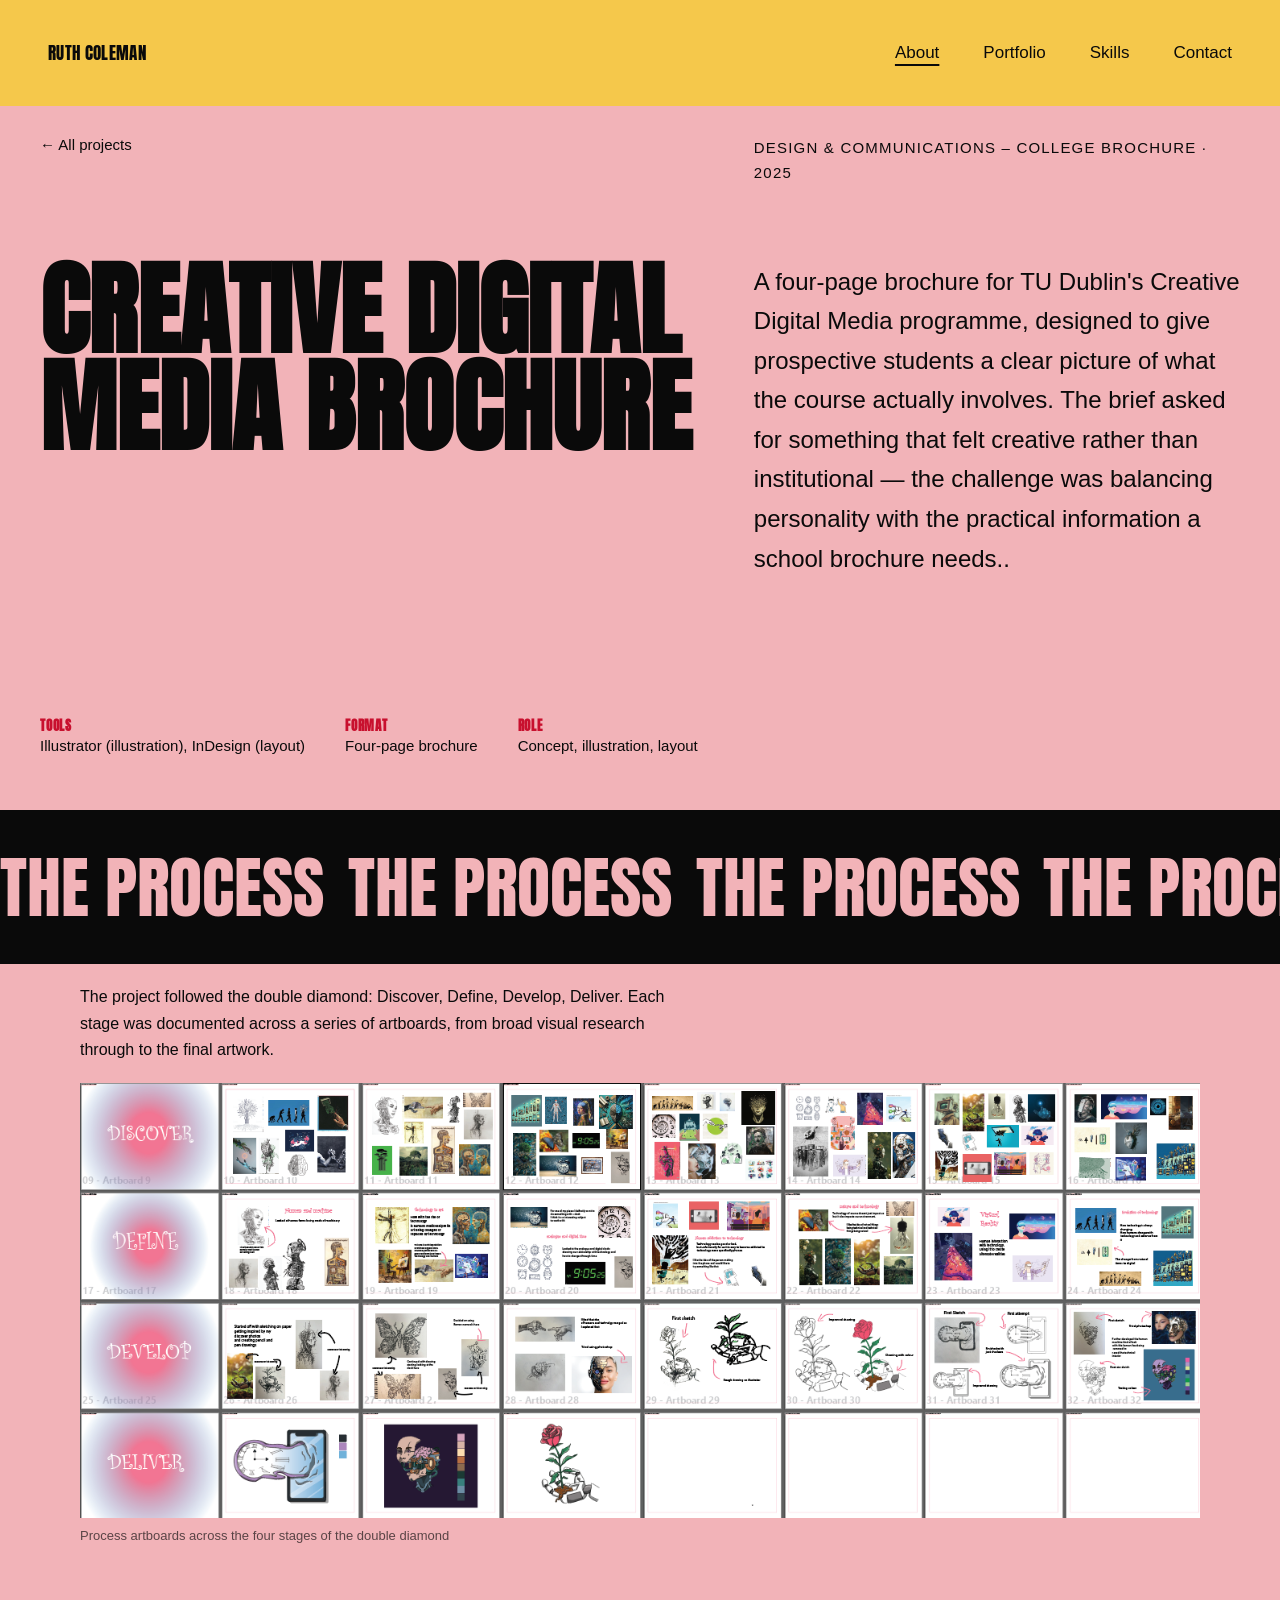
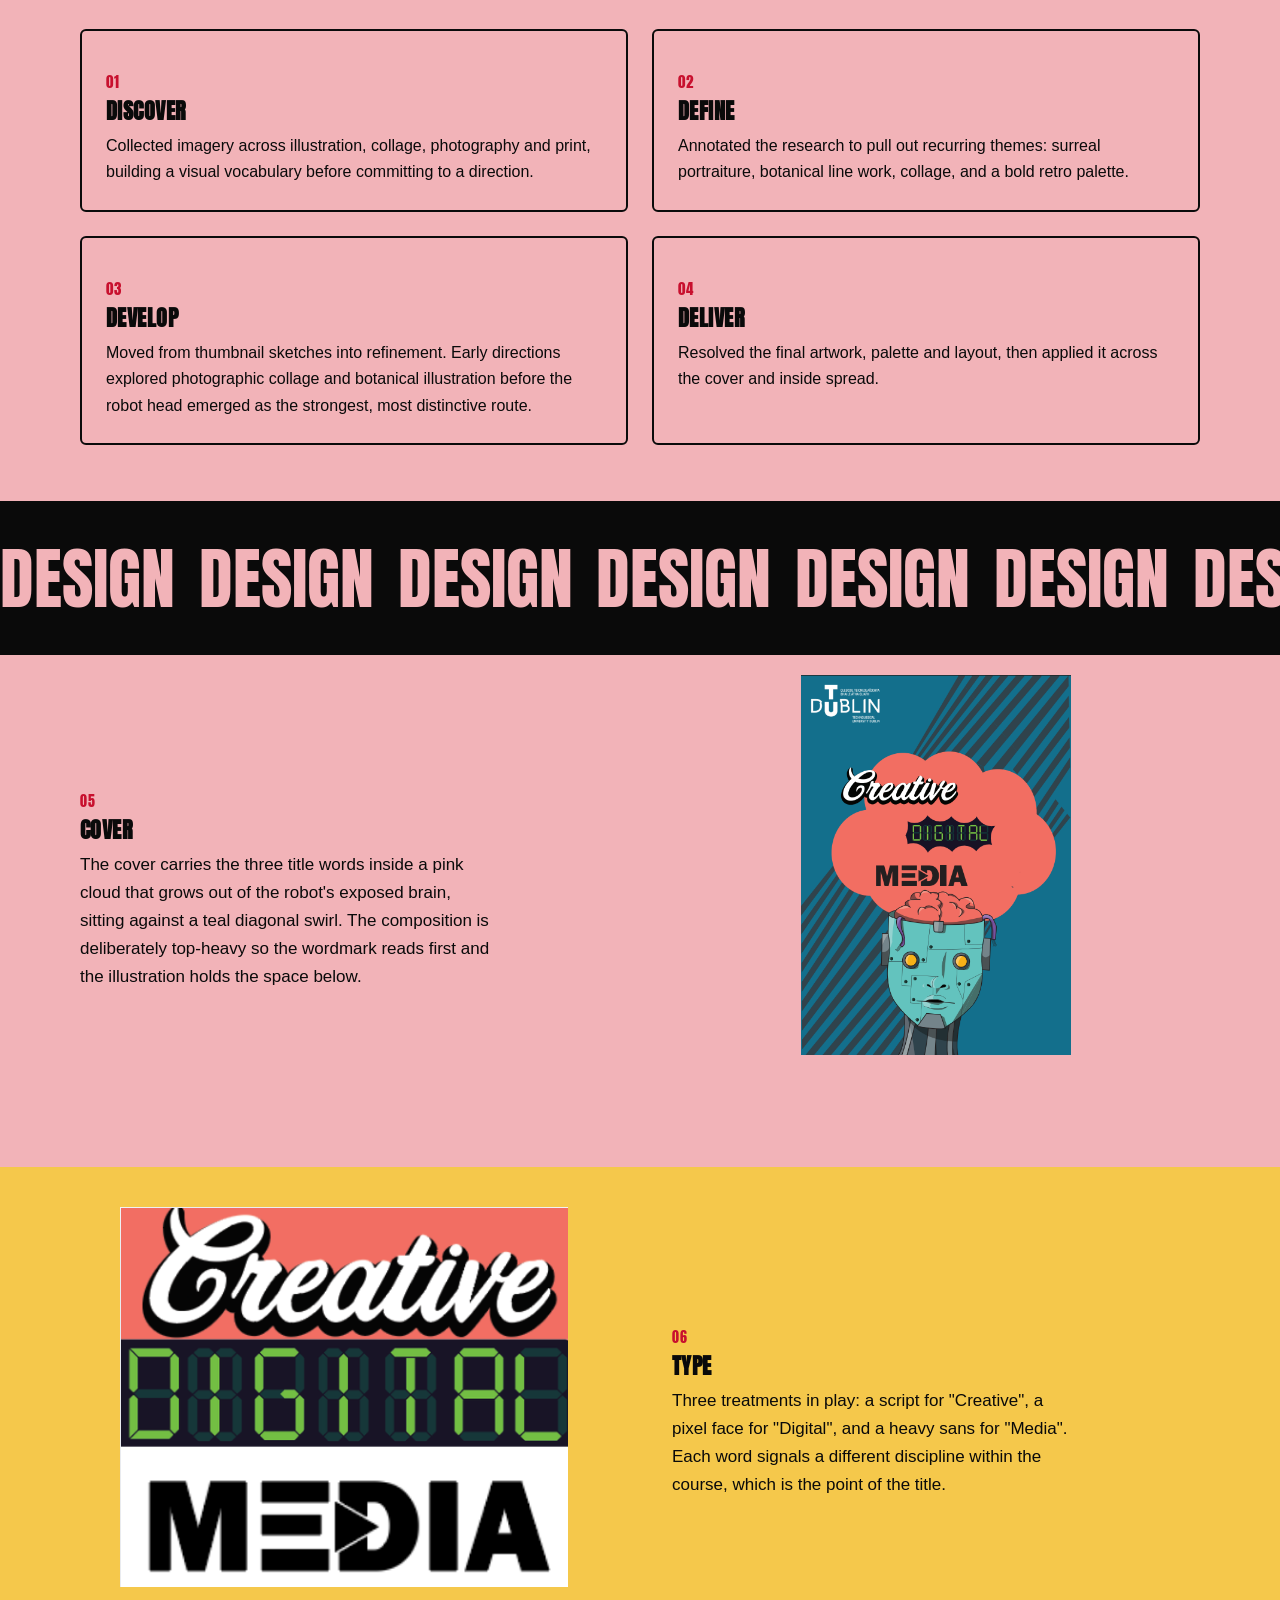
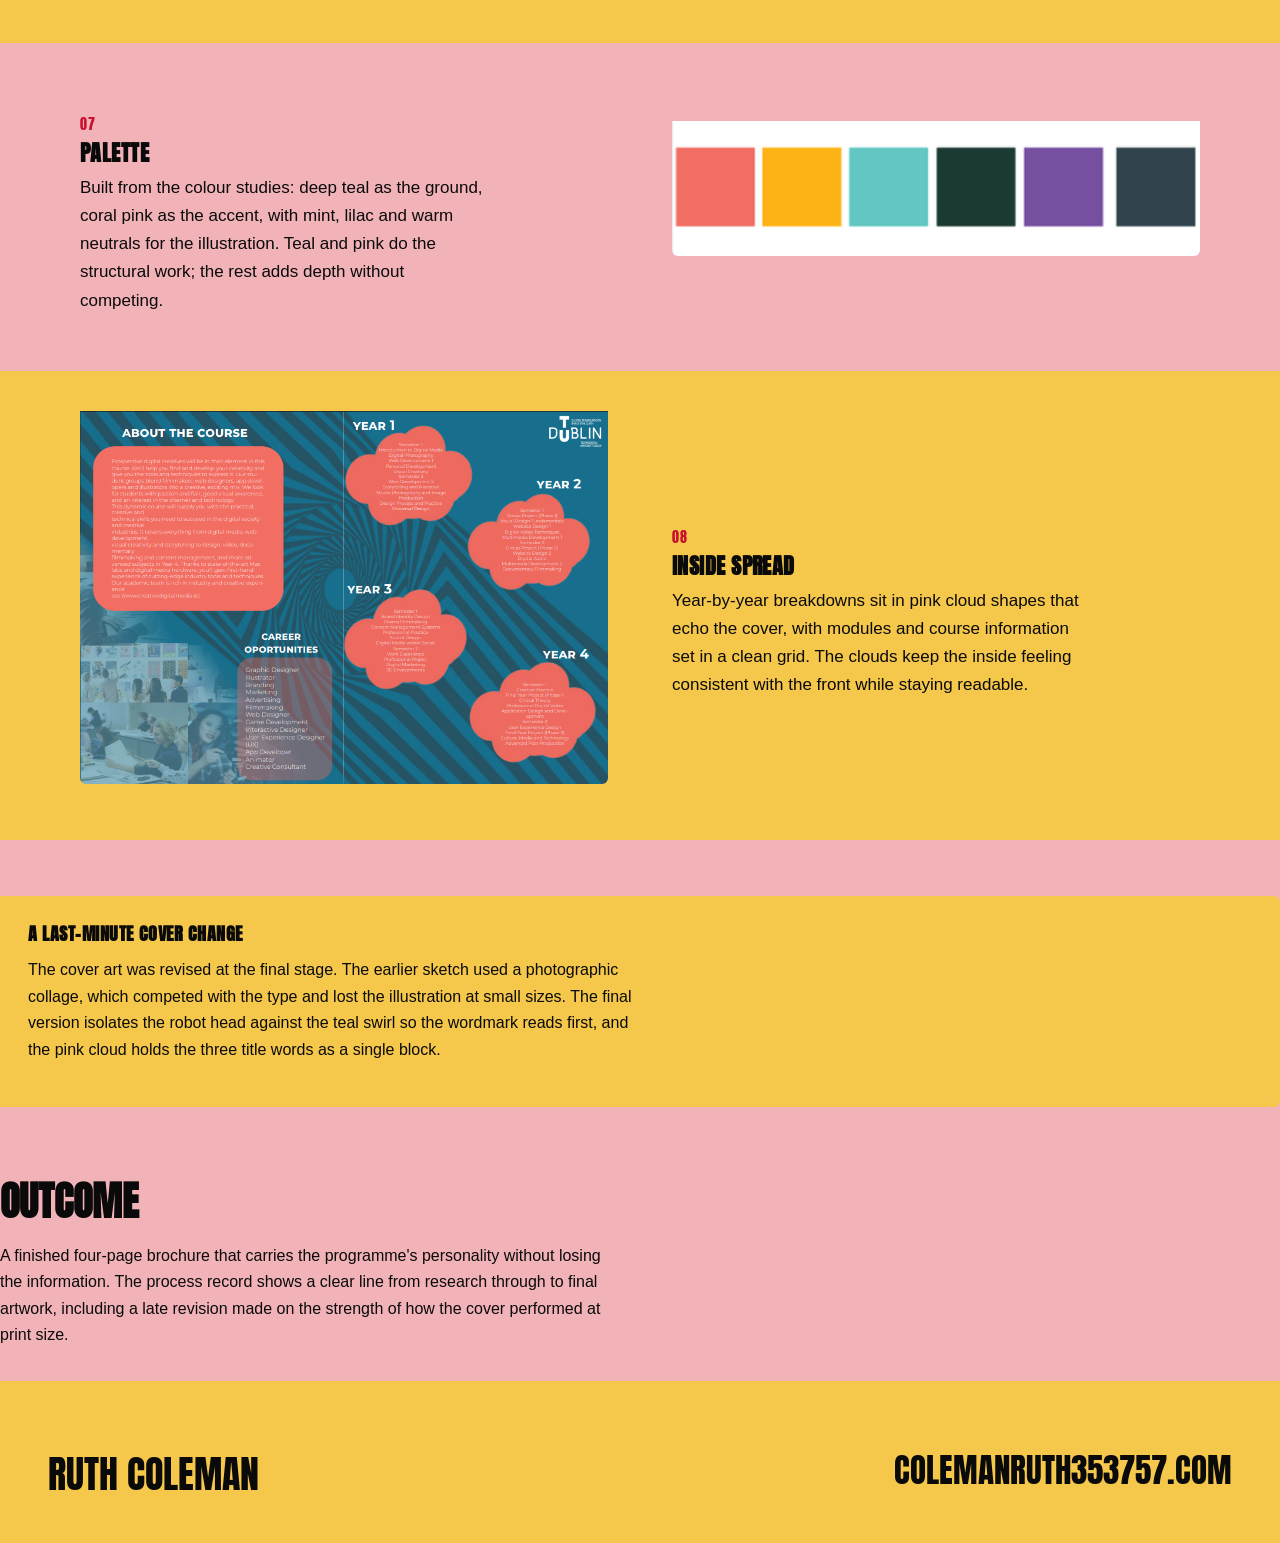
<file: project-poster.html>
<!DOCTYPE html>
<html lang="en">
<head>
  <meta charset="UTF-8">
  <meta name="viewport" content="width=device-width, initial-scale=1.0">
  <title>Creative Digital Media Brochure — Portfolio</title>
  <link rel="preconnect" href="https://fonts.googleapis.com">
  <link rel="preconnect" href="https://fonts.gstatic.com" crossorigin>
  <link href="https://fonts.googleapis.com/css2?family=Anton&family=Inter:wght@400;500;600&display=swap" rel="stylesheet">
  <link rel="stylesheet" href="css/style.css">
</head>
<body>
<header class="nav">
    <a href="index.html" class="logo">Ruth Coleman</a>
    <nav>
      <ul>
        <li><a href="about.html" class="active">About</a></li>
        <li><a href="portfolio.html">Portfolio</a></li>
        <li><a href="skills.html">Skills</a></li>
        <li><a href="contact.html">Contact</a></li>
      </ul>
    </nav>
  </header> 

  <main class="project">
<section class="project-hero">
    <a href="portfolio.html" class="back-link">← All projects</a>
    <p class="project-eyebrow"> Design & communications – college brochure · 2025</p>
    <h1>Creative Digital Media Brochure</h1>
    <p class="project-lede"> A four-page brochure for TU Dublin's Creative Digital Media programme, designed to give
      prospective students a clear picture of what the course actually involves. The brief asked
      for something that felt creative rather than institutional — the challenge was balancing
      personality with the practical information a school brochure needs..</p>
  </section>
    <section class="project-hero">
    <ul class="project-meta">
      <li><strong>Tools</strong> Illustrator (illustration), InDesign (layout)</li>
      <li><strong>Format</strong> Four-page brochure</li>
      <li><strong>Role</strong> Concept, illustration, layout</li>
    </ul>
</section>


    <div class="marquee">
    <div class="marquee-track">
      <span>the process</span><span>the process</span>
      <span>the process</span><span>the process</span>
      <span>the process</span><span>the process</span>
      <span>the process</span><span>the process</span>
    </div>
  </div>
<section class="process-content">
    <p class="process">
      The project followed the double diamond: Discover, Define, Develop, Deliver. Each stage was
      documented across a series of artboards, from broad visual research through to the final artwork.
    </p>

    <figure class="stage-feature">
      <img src="images/process.png" alt="Artboard wall showing the Discover, Define, Develop and Deliver stages">
      <figcaption>Process artboards across the four stages of the double diamond</figcaption>
    </figure>

    <div class="stage-grid">
      <div class="stage-card">
        <span class="stage-num">01</span>
        <h3>Discover</h3>
        <p>Collected imagery across illustration, collage, photography and print, building a visual vocabulary before committing to a direction.</p>
      </div>
      <div class="stage-card">
        <span class="stage-num">02</span>
        <h3>Define</h3>
        <p>Annotated the research to pull out recurring themes: surreal portraiture, botanical line work, collage, and a bold retro palette.</p>
      </div>
      <div class="stage-card">
        <span class="stage-num">03</span>
        <h3>Develop</h3>
        <p>Moved from thumbnail sketches into refinement. Early directions explored photographic collage and botanical illustration before the robot head emerged as the strongest, most distinctive route.</p>
      </div>
      <div class="stage-card">
        <span class="stage-num">04</span>
        <h3>Deliver</h3>
        <p>Resolved the final artwork, palette and layout, then applied it across the cover and inside spread.</p>
      </div>
    </div>
      </section>
    <div class="marquee">
    <div class="marquee-track">
      <span>design</span><span>design</span>
      <span>design</span><span>design</span>
      <span>design</span><span>design</span>
      <span>design</span><span>design</span>
    </div>
  </div>

    <div class="stage-row">
      <div class="stage-row-text">
        <span class="stage-num">05</span>
        <h3>Cover</h3>
        <p>
          The cover carries the three title words inside a pink cloud that grows out of the robot's
          exposed brain, sitting against a teal diagonal swirl. The composition is deliberately
          top-heavy so the wordmark reads first and the illustration holds the space below.
        </p>
      </div>
      <figure class="stage-row-img">
        <img src="images/poster.png" alt="Final brochure cover">
      </figure>
    </div>

    <div class="stage-row reverse">
      <div class="stage-row-text">
        <span class="stage-num">06</span>
        <h3>Type</h3>
        <p>
          Three treatments in play: a script for "Creative", a pixel face for "Digital", and a heavy
          sans for "Media". Each word signals a different discipline within the course, which is the
          point of the title.
        </p>
      </div>
      <figure class="stage-row-img">
        <img src="images/text.png" alt="Typography treatments for the three title words">
      </figure>
    </div>

    <div class="stage-row">
      <div class="stage-row-text">
        <span class="stage-num">07</span>
        <h3>Palette</h3>
        <p>
          Built from the colour studies: deep teal as the ground, coral pink as the accent, with mint,
          lilac and warm neutrals for the illustration. Teal and pink do the structural work; the rest
          adds depth without competing.
        </p>
      </div>
      <figure class="stage-row-img">
        <img src="images/colours.png" alt="Colour studies and palette development">
      </figure>
    </div>

    <div class="stage-row reverse">
      <div class="stage-row-text">
        <span class="stage-num">08</span>
        <h3>Inside spread</h3>
        <p>
          Year-by-year breakdowns sit in pink cloud shapes that echo the cover, with modules and course
          information set in a clean grid. The clouds keep the inside feeling consistent with the front
          while staying readable.
        </p>
      </div>
      <figure class="stage-row-img">
        <img src="images/brochure.png" alt="Inside spread with year-by-year course breakdown">
      </figure>
    </div>

    <div class="callout">
      <h3>A last-minute cover change</h3>
      <p>
        The cover art was revised at the final stage. The earlier sketch used a photographic collage,
        which competed with the type and lost the illustration at small sizes. The final version
        isolates the robot head against the teal swirl so the wordmark reads first, and the pink cloud
        holds the three title words as a single block.
      </p>
    </div>

    <h2>Outcome</h2>
    <p>
      A finished four-page brochure that carries the programme's personality without losing the
      information. The process record shows a clear line from research through to final artwork,
      including a late revision made on the strength of how the cover performed at print size.
    </p>

  </main>

<footer>
    <div class="foot-name">Ruth Coleman</div>
    <div class="foot-right">
      <a href="mailto:hello@colemanruth353757.com" class="foot-email">colemanruth353757.com</a>
    </div>
  </footer>

</body>
</html>
</file>
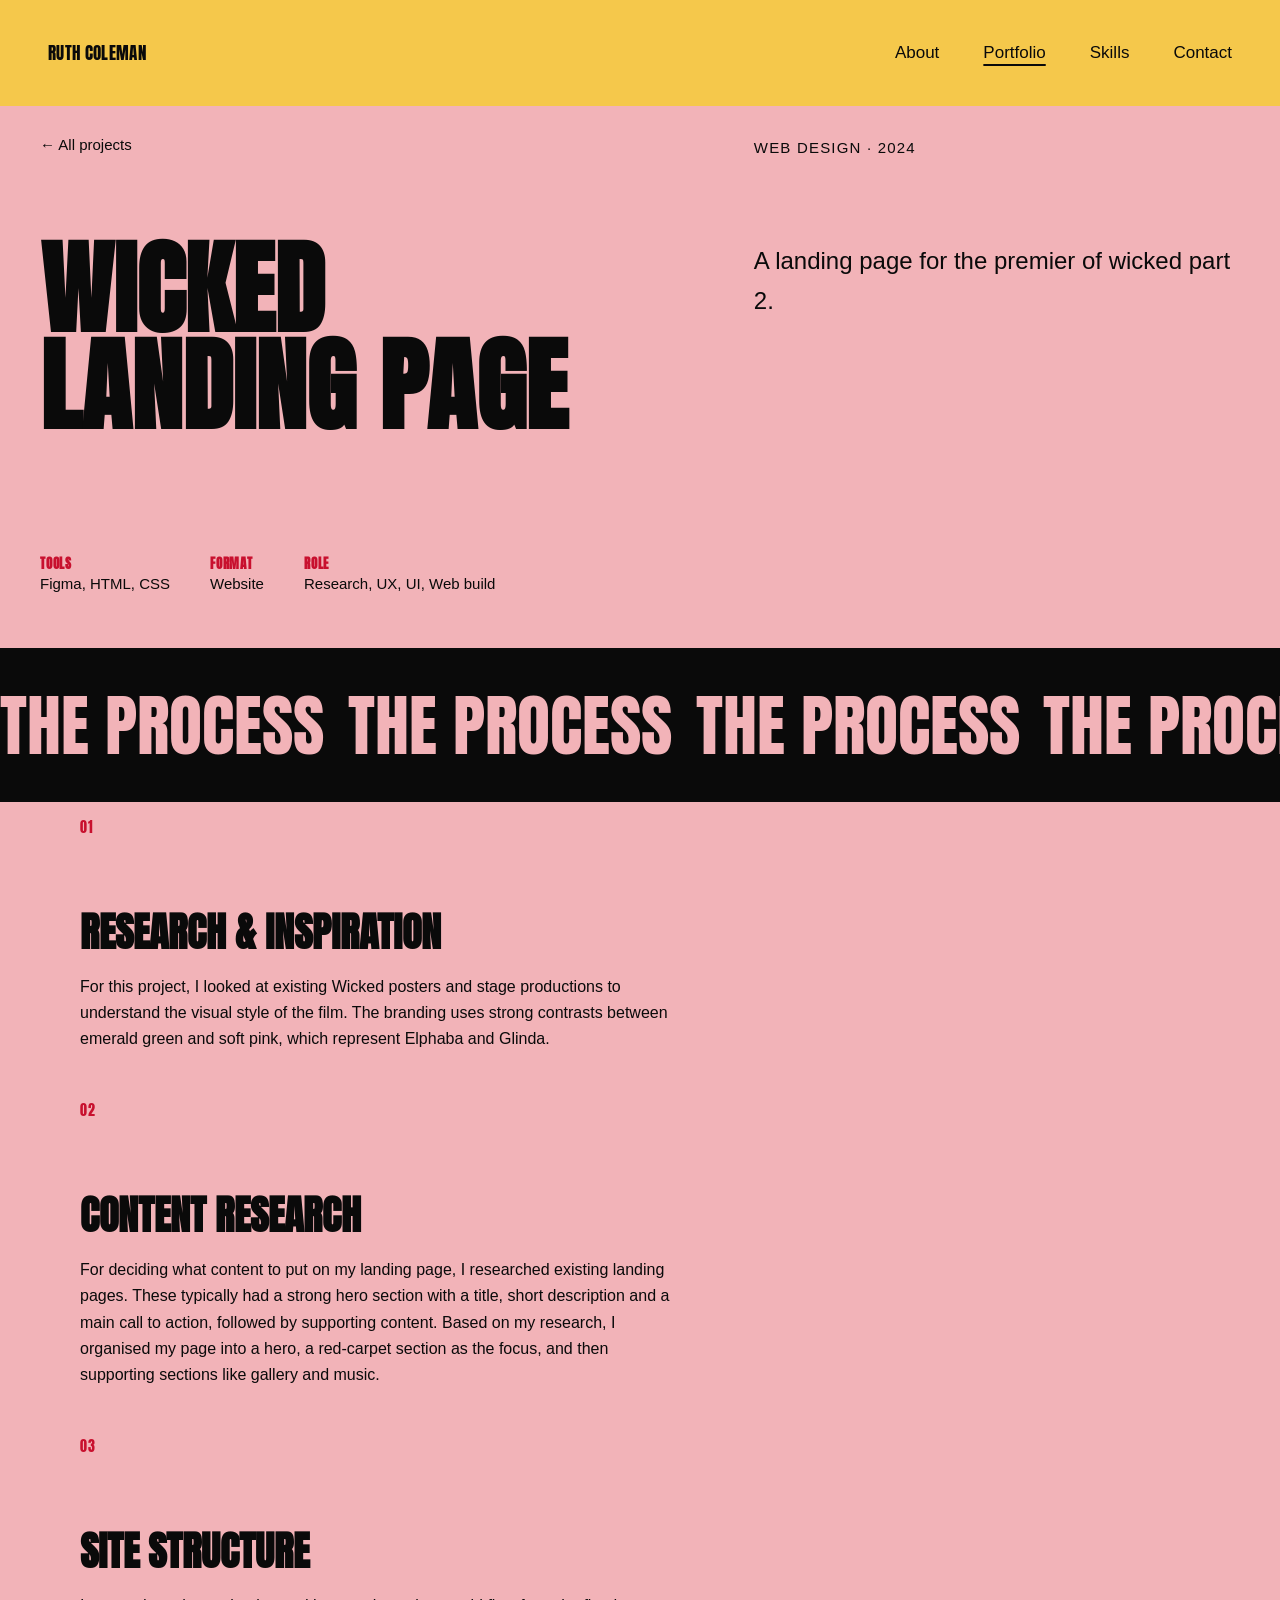
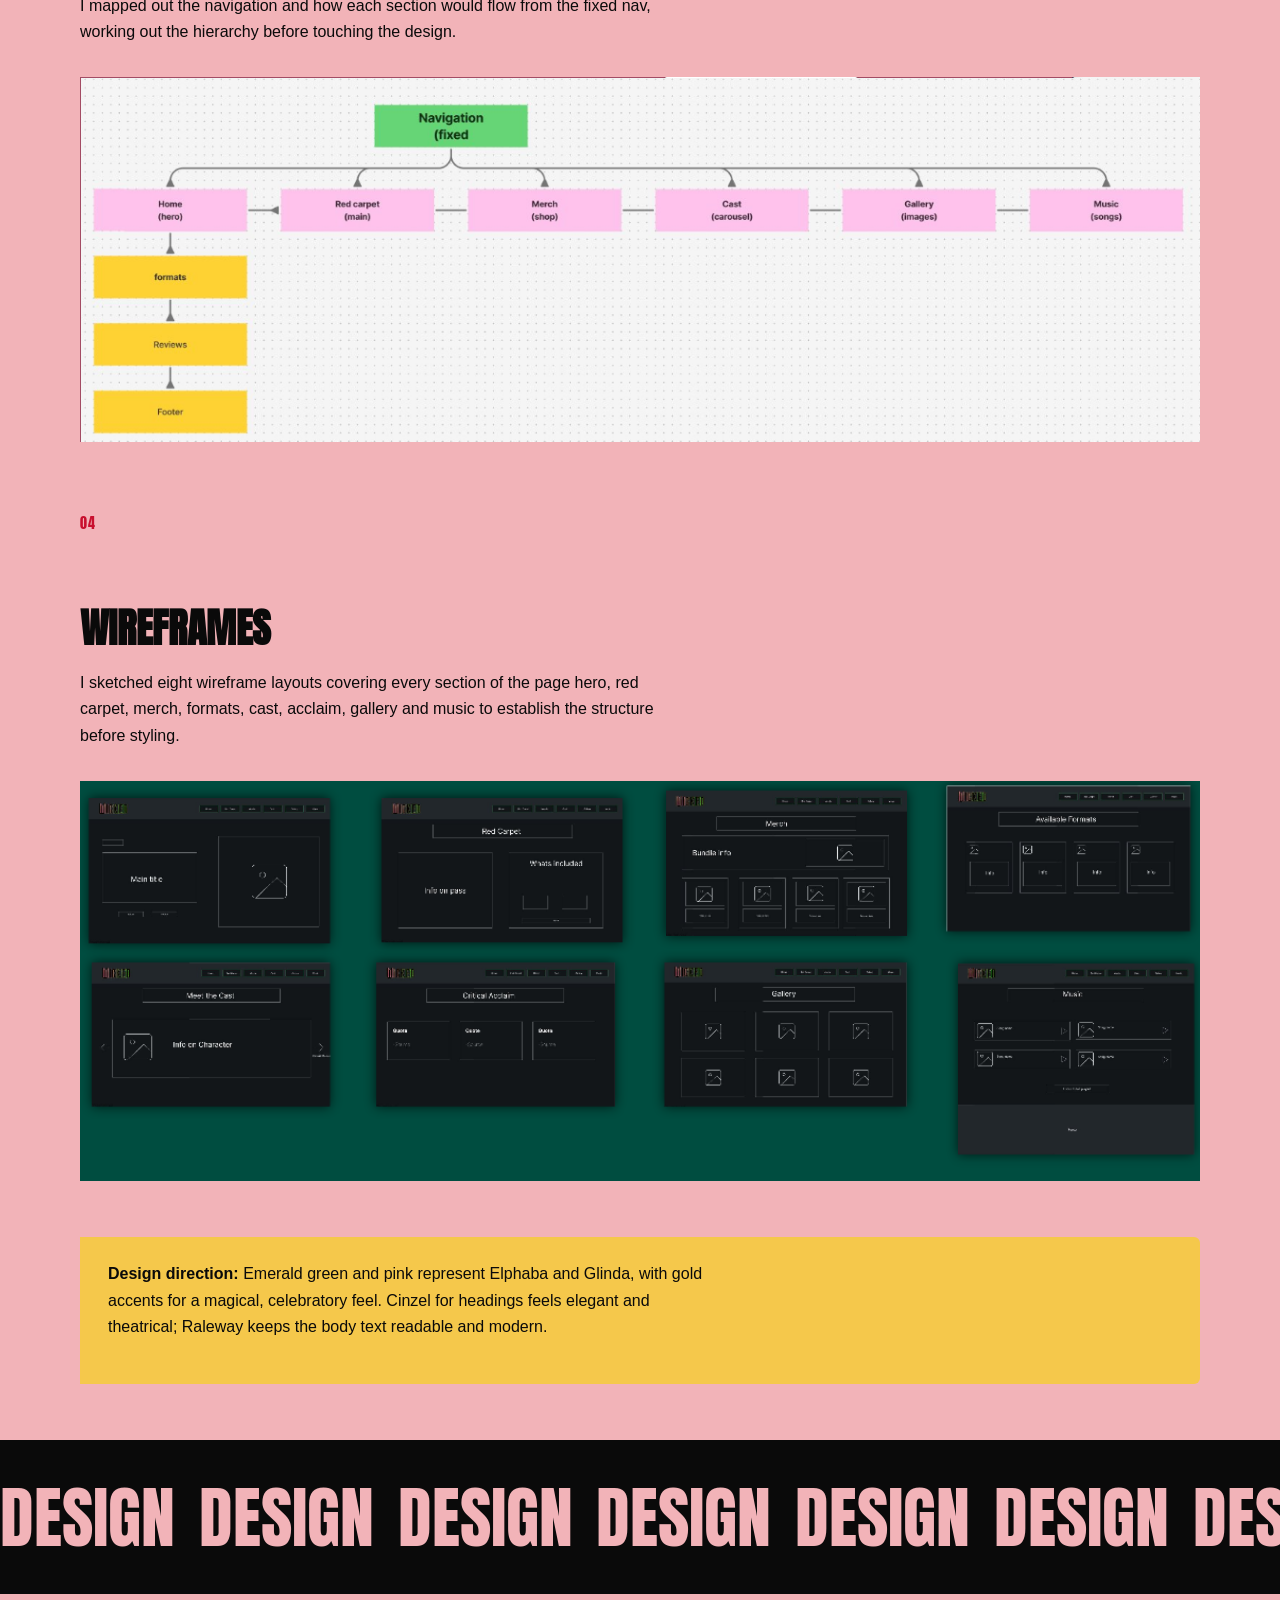
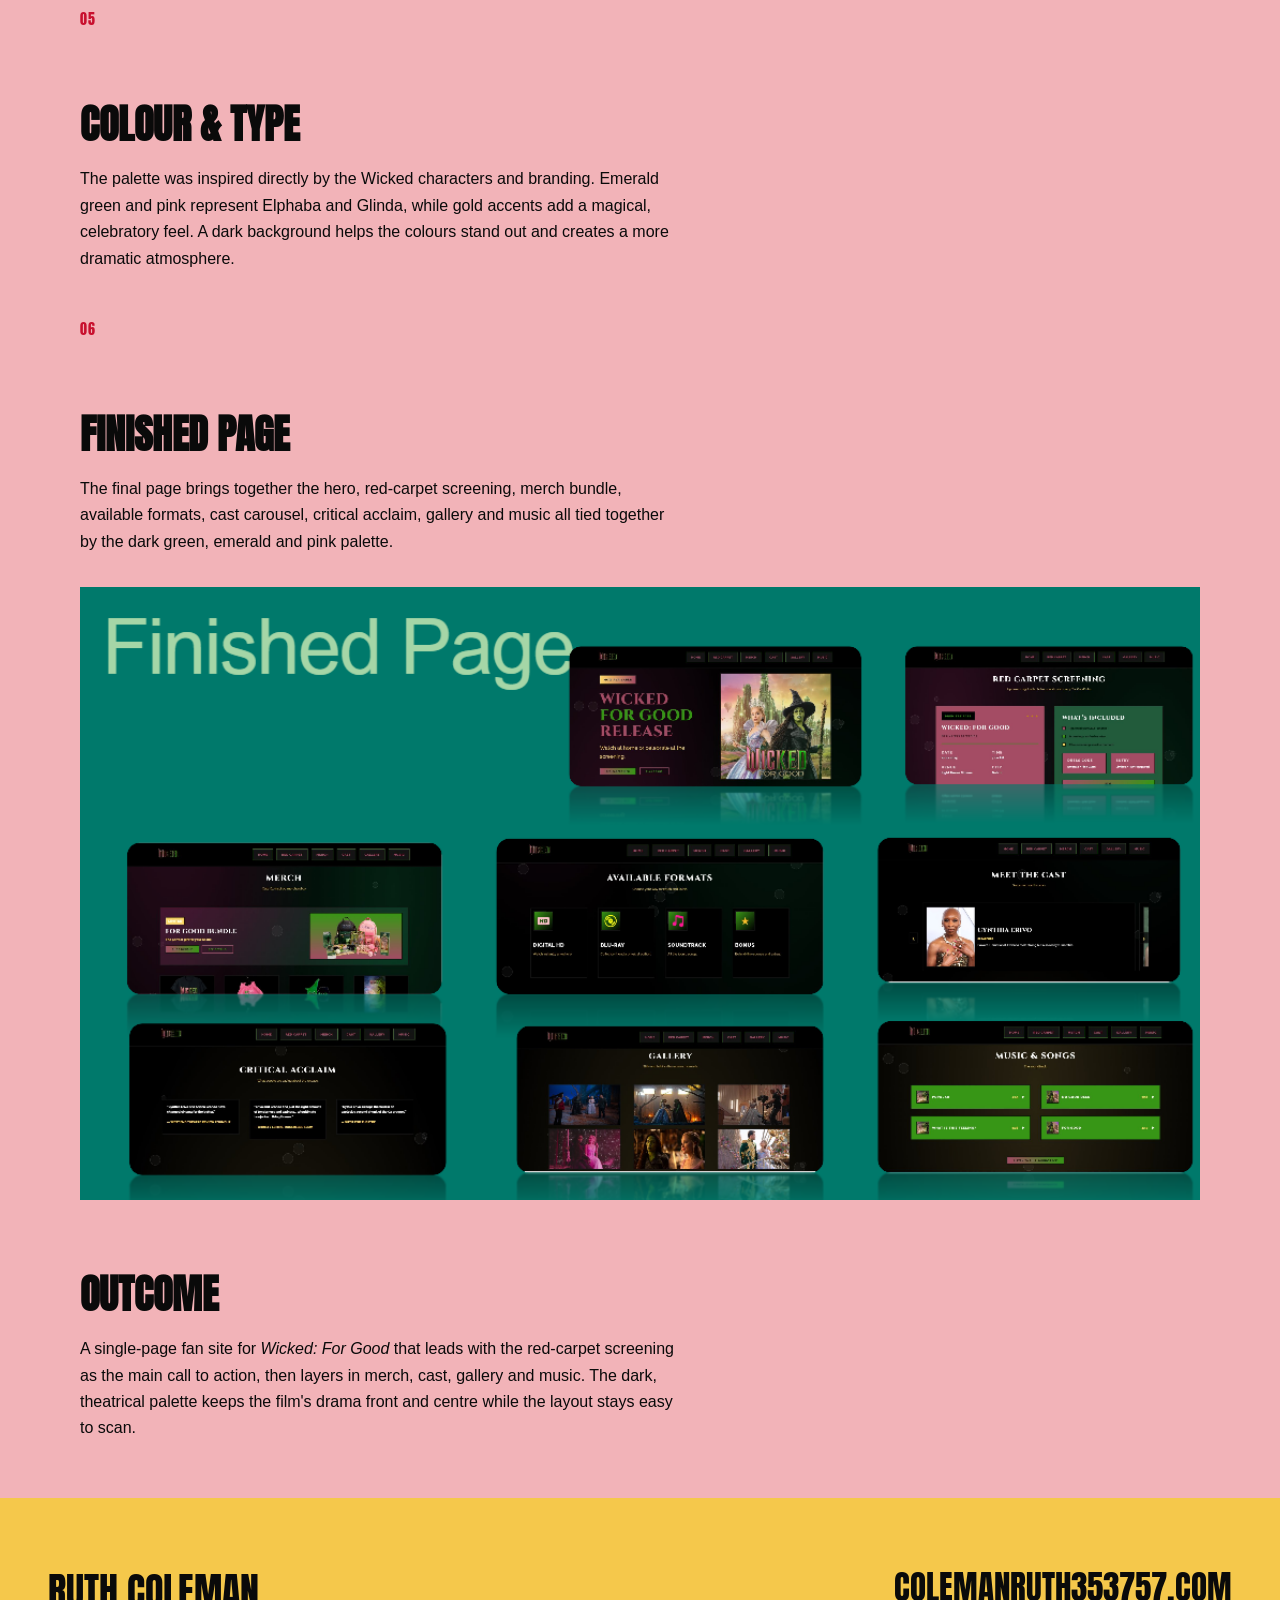
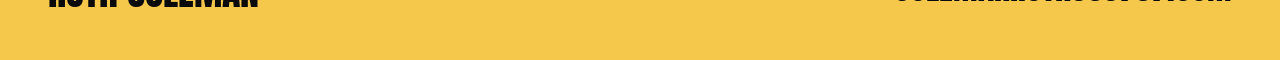
<file: project-wicked.html>
<!DOCTYPE html>
<html lang="en">
<head>
    <meta charset="UTF-8">
    <meta name="viewport" content="width=device-width, initial-scale=1.0">
    <title>Wicked For Good — Ruth Coleman</title>
    <link rel="preconnect" href="https://fonts.googleapis.com">
    <link rel="preconnect" href="https://fonts.gstatic.com" crossorigin>
    <link href="https://fonts.googleapis.com/css2?family=Anton&family=Inter:wght@400;500;600&display=swap" rel="stylesheet">
    <link rel="stylesheet" href="css/style.css">
</head>
<body>
    <header class="nav">
    <a href="index.html" class="logo">Ruth Coleman</a>
    <nav>
      <ul>
        <li><a href="about.html">About</a></li>
        <li><a href="portfolio.html" class="active">Portfolio</a></li>
        <li><a href="skills.html">Skills</a></li>
        <li><a href="contact.html">Contact</a></li>
      </ul>
    </nav>
  </header>
    <main class="project">
        <!-- HERO -->
        <section class="project-hero">
    <a href="portfolio.html" class="back-link">← All projects</a>
    <p class="project-eyebrow">Web Design · 2024</p>
    <h1>Wicked <br> Landing Page</h1>
    <p class="project-lede">A landing page for the premier of wicked part 2.</p>
  </section>
    <section class="project-hero">
    <ul class="project-meta">
      <li><strong>Tools</strong> Figma, HTML, CSS</li>
      <li><strong>Format</strong> Website</li>
      <li><strong>Role</strong> Research, UX, UI, Web build</li>
    </ul>
</section>

        <!-- MARQUEE -->
        <div class="marquee">
    <div class="marquee-track">
      <span>the process</span><span>the process</span>
      <span>the process</span><span>the process</span>
      <span>the process</span><span>the process</span>
      <span>the process</span><span>the process</span>
    </div>
  </div>

        <!-- PROCESS CONTENT -->
        <section class="process-content">

            <!-- STAGE 01 -->
            <div class="stage">
                <span class="stage-num">01</span>
                <div class="stage-body">
                    <h2>Research &amp; inspiration</h2>
                    <p>For this project, I looked at existing Wicked posters and stage productions to understand the visual style of the film. The branding uses strong contrasts between emerald green and soft pink, which represent Elphaba and Glinda.</p>
                </div>
            </div>

            <!-- STAGE 02 -->
            <div class="stage">
                <span class="stage-num">02</span>
                <div class="stage-body">
                    <h2>Content research</h2>
                    <p>For deciding what content to put on my landing page, I researched existing landing pages. These typically had a strong hero section with a title, short description and a main call to action, followed by supporting content. Based on my research, I organised my page into a hero, a red-carpet section as the focus, and then supporting sections like gallery and music.</p>
                    
                </div>
            </div>

            <!-- STAGE 03 -->
            <div class="stage">
                <span class="stage-num">03</span>
                <div class="stage-body">
                    <h2>Site structure</h2>
                    <p>I mapped out the navigation and how each section would flow from the fixed nav, working out the hierarchy before touching the design.</p>
                    <figure class="stage-feature">
                        <img src="images/map.png" alt="Site flow chart">
                    </figure>
                </div>
            </div>

            <!-- STAGE 04 -->
            <div class="stage">
                <span class="stage-num">04</span>
                <div class="stage-body">
                    <h2>Wireframes</h2>
                    <p>I sketched eight wireframe layouts covering every section of the page hero, red carpet, merch, formats, cast, acclaim, gallery and music to establish the structure before styling.</p>
                    <figure class="stage-feature">
                        <img src="images/frames.png" alt="Wireframe layouts">
                    </figure>
                </div>
            </div>

            <div class="callout">
                <p><strong>Design direction:</strong> Emerald green and pink represent Elphaba and Glinda, with gold accents for a magical, celebratory feel. Cinzel for headings feels elegant and theatrical; Raleway keeps the body text readable and modern.</p>
            </div>
        </section>
            <!-- DESIGN MARQUEE -->
            <div class="marquee">
    <div class="marquee-track">
      <span>Design</span><span>design</span>
      <span>design</span><span>design</span>
      <span>design</span><span>design</span>
      <span>design</span><span>design</span>
    </div>
  </div>
<section class="process-content">
            <!-- STAGE 05 -->
            <div class="stage">
                <span class="stage-num">05</span>
                <div class="stage-body">
                    <h2>Colour &amp; type</h2>
                    <p>The palette was inspired directly by the Wicked characters and branding. Emerald green and pink represent Elphaba and Glinda, while gold accents add a magical, celebratory feel. A dark background helps the colours stand out and creates a more dramatic atmosphere.</p>
                    
                </div>
            </div>

            <!-- STAGE 06 -->
            <div class="stage">
                <span class="stage-num">06</span>
                <div class="stage-body">
                    <h2>Finished page</h2>
                    <p>The final page brings together the hero, red-carpet screening, merch bundle, available formats, cast carousel, critical acclaim, gallery and music all tied together by the dark green, emerald and pink palette.</p>
                    <figure class="stage-feature">
                        <img src="images/finished.png" alt="Finished Wicked page">
                    </figure>
                </div>
            </div>
       <div class="stage">
                <div class="stage-body">
                    <h2>Outcome</h2>
                    <p>A single-page fan site for <em>Wicked: For Good</em> that leads with the red-carpet screening as the main call to action, then layers in merch, cast, gallery and music. The dark, theatrical palette keeps the film's drama front and centre while the layout stays easy to scan.</p>
                </div>
            </div>

</section>
    </main>
<footer>
    <div class="foot-name">Ruth Coleman</div>
    <div class="foot-right">
      <a href="mailto:hello@colemanruth353757.com" class="foot-email">colemanruth353757.com</a>
    </div>
  </footer>
</body>
</html>
</file>
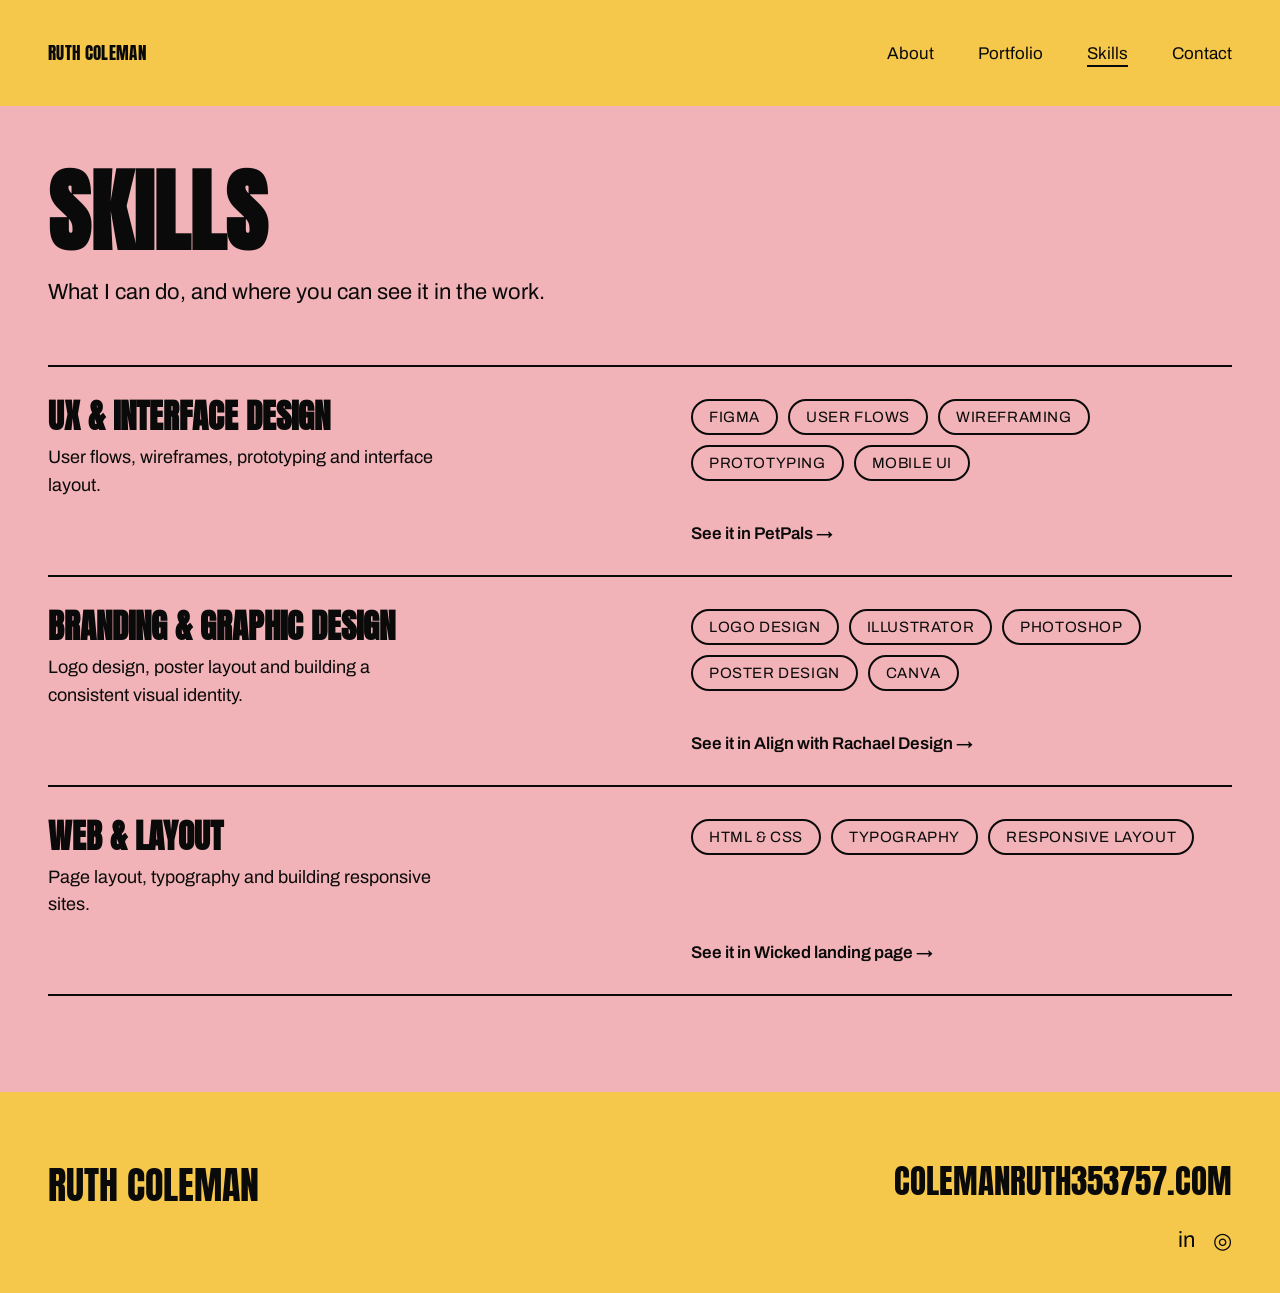
<file: skills.html>
<!DOCTYPE html>
<html lang="en">
<head>
<meta charset="UTF-8">
<meta name="viewport" content="width=device-width, initial-scale=1.0">
<title>Skills — Ruth Coleman</title>
<link rel="preconnect" href="https://fonts.googleapis.com">
<link rel="preconnect" href="https://fonts.gstatic.com" crossorigin>
<link href="https://fonts.googleapis.com/css2?family=Anton&family=Archivo:wght@400;500;600&display=swap" rel="stylesheet">
<link rel="stylesheet" href="css/style.css">
</head>
<body>

  <header class="nav">
    <a href="index.html" class="logo">Ruth Coleman</a>
    <nav>
      <ul>
        <li><a href="about.html">About</a></li>
        <li><a href="portfolio.html">Portfolio</a></li>
        <li><a href="skills.html" class="active">Skills</a></li>
        <li><a href="contact.html">Contact</a></li>
      </ul>
    </nav>
  </header>

  <section class="skills">
    <h1>Skills</h1>
    <p class="skills-lede">What I can do, and where you can see it in the work.</p>

    <div class="skill-block">
      <div class="skill-head">
        <h2>UX &amp; Interface Design</h2>
        <p>User flows, wireframes, prototyping and interface layout.</p>
      </div>
      <ul class="skill-tags">
        <li>Figma</li>
        <li>User flows</li>
        <li>Wireframing</li>
        <li>Prototyping</li>
        <li>Mobile UI</li>
      </ul>
      <a href="project-petpals.html" class="skill-link">See it in PetPals →</a>
    </div>

    <div class="skill-block">
      <div class="skill-head">
        <h2>Branding &amp; Graphic Design</h2>
        <p>Logo design, poster layout and building a consistent visual identity.</p>
      </div>
      <ul class="skill-tags">
        <li>Logo design</li>
        <li>Illustrator</li>
        <li>Photoshop</li>
        <li>Poster design</li>
        <li>Canva</li>
      </ul>
      <a href="project-logo.html" class="skill-link">See it in Align with Rachael Design →</a>
    </div>

    <div class="skill-block">
      <div class="skill-head">
        <h2>Web &amp; Layout</h2>
        <p>Page layout, typography and building responsive sites.</p>
      </div>
      <ul class="skill-tags">
        <li>HTML &amp; CSS</li>
        <li>Typography</li>
        <li>Responsive layout</li>
      </ul>
      <a href="project-wicked.html" class="skill-link">See it in Wicked landing page →</a>
    </div>
    </section>


  <footer>
    <div class="foot-name">Ruth Coleman</div>
    <div class="foot-right">
      <a href="mailto:hello@colemanruth353757.com" class="foot-email">colemanruth353757.com</a>
      <div class="socials">
        <a href="#" aria-label="LinkedIn">in</a>
        <a href="#" aria-label="Instagram">◎</a>
      </div>
    </div>
  </footer>

</body>
</html>
</file>
<file: css/style.css>
:root {
  --yellow: #F5C84B;
  --pink:   #F2B3B8;
  --blue: #89cff0;
  --black:  #0A0A0A;
}

* { margin: 0; padding: 0; box-sizing: border-box; }

body {
  font-family: 'Archivo', sans-serif;
  background: var(--pink);
  color: var(--black);
}

/* ---------- NAV ---------- */
.nav {
  background: var(--yellow);
  display: flex;
  align-items: center;
  justify-content: space-between;
  padding: 40px 48px;
}
.logo {
  font-family: 'Anton', sans-serif;
  font-size: 26px;
  letter-spacing: 0.02em;
  text-transform: uppercase;
  text-decoration: none;
  color: var(--black);
}
.nav ul {
  display: flex;
  gap: 44px;
  list-style: none;
}
.nav a {
  font-size: 17px;
  color: var(--black);
  text-decoration: none;
}
.nav a:hover { text-decoration: underline; text-underline-offset: 4px; }

/* ---------- HERO ---------- */
.hero {
  position: relative;
  background: var(--pink);
  min-height: 78vh;
  display: flex;
  align-items: center;
  padding: 80px 48px;
  overflow: hidden;
}

/* the grainy orange arch */
.arch {
  position: absolute;
  right: -6%;
  top: 50%;
  transform: translateY(-50%);
  width: 62%;
  height: 150%;
  background: var(--blue);
  border-radius: 50% 50% 0 0 / 60% 60% 0 0;
  filter: url(#grain);
  pointer-events: none;
  opacity: 60%;
}

.hero-content {
  position: relative;
  z-index: 2;
  max-width: 620px;
}

.hero h1 {
  font-family: 'Anton', sans-serif;
  font-size: clamp(56px, 9vw, 118px);
  line-height: 0.95;
  text-transform: uppercase;
  letter-spacing: -0.01em;
}

.hero p {
  font-size: clamp(15px, 2vw, 15px);
  margin-top: 34px;
}

.btn {
  display: inline-block;
  margin-top: 40px;
  background: var(--black);
  color: #fff;
  font-family: 'Archivo', sans-serif;
  font-size: 15px;
  letter-spacing: 0.06em;
  text-transform: uppercase;
  text-decoration: none;
  padding: 18px 62px;
  border-radius: 999px;
  transition: transform 0.18s ease, opacity 0.18s ease;
}
.btn:hover { transform: translateY(-2px); opacity: 0.88; }

/* ---------- MARQUEE ---------- */
.marquee {
  background: var(--black);
  overflow: hidden;
  padding: 26px 0;
  white-space: nowrap;
}
.marquee-track {
  display: inline-flex;
  animation: scroll 22s linear infinite;
}
.marquee span {
  font-family: 'Anton', sans-serif;
  font-size: clamp(38px, 5.5vw, 68px);
  color: var(--pink);
  text-transform: uppercase;
  padding-right: 0.35em;
}
@keyframes scroll {
  from { transform: translateX(0); }
  to   { transform: translateX(-50%); }
}

/* ---------- FOOTER ---------- */
footer {
  background: var(--yellow);
  padding: 64px 48px 40px;
  display: flex;
  flex-wrap: wrap;
  justify-content: space-between;
  align-items: flex-start;
  gap: 32px;
}
.foot-name {
  font-family: 'Anton', sans-serif;
  font-size: clamp(26px, 3vw, 40px);
  text-transform: uppercase;
}
.foot-right { text-align: right; }
.foot-email {
  font-family: 'Anton', sans-serif;
  font-size: clamp(22px, 2.6vw, 36px);
  text-transform: uppercase;
  text-decoration: none;
  color: var(--black);
}
.socials {
  margin-top: 22px;
  display: flex;
  gap: 18px;
  justify-content: flex-end;
}
.socials a {
  color: var(--black);
  font-size: 22px;
  text-decoration: none;
}

/* ---------- MOBILE ---------- */
@media (max-width: 760px) {
  .nav { flex-direction: column; gap: 16px; padding: 20px 24px; }
  .nav ul { gap: 24px; flex-wrap: wrap; justify-content: center; }
  .hero { padding: 60px 24px; min-height: 70vh; }
  .arch { width: 110%; right: -30%; opacity: 0.6; }
  footer { flex-direction: column; padding: 48px 24px; }
  .foot-right { text-align: left; }
  .socials { justify-content: flex-start; }
}
/* ---------- NAV ACTIVE ---------- */
.nav a.active {
  text-decoration: underline;
  text-underline-offset: 6px;
  text-decoration-thickness: 2px;
}

/* ---------- PROJECTS INTRO ---------- */
.projects-intro {
  background: var(--pink);
  display: grid;
  grid-template-columns: 1fr 1fr;
  gap: 64px;
  align-items: center;
  padding: 72px 48px;
}
.projects-intro h1 {
  font-family: 'Anton', sans-serif;
  font-size: clamp(48px, 6vw, 84px);
  text-transform: uppercase;
  line-height: 0.95;
  margin-bottom: 28px;
}
.projects-intro p {
  font-size: 19px;
  line-height: 1.55;
  max-width: 52ch;
}
.project-notes {
  list-style: none;
  margin: 26px 0;
}
.project-notes li {
  font-size: 19px;
  line-height: 1.8;
  padding-left: 26px;
  position: relative;
}
.project-notes li::before {
  content: "·";
  position: absolute;
  left: 8px;
  font-weight: 700;
}
.projects-intro-image img {
  width: 100%;
  height: 100%;
  max-height: 460px;
  object-fit: cover;
  display: block;
}

/* ---------- PROJECT GRID ---------- */
.project-grid {
  background: var(--yellow);
  display: grid;
  grid-template-columns: 1fr 1fr;
  gap: 24px;
  padding: 24px;
}

.project-card {
  position: relative;
  display: block;
  overflow: hidden;
  aspect-ratio: 16 / 9;
  text-decoration: none;
}
.project-card img {
  width: 100%;
  height: 100%;
  border-radius:5%;
  object-fit: cover;
  display: block;
  transition: transform 0.5s ease;
}
.project-card:hover img { transform: scale(1.04); }

.project-overlay {
  position: absolute;
  inset: 0;
  display: flex;
  flex-direction: column;
  justify-content: center;
  padding: 32px;
  color: var(--black);
  background: rgba(245, 200, 75, 0.55);
  opacity: 0;
  transition: opacity 0.35s ease;
}
.project-card:hover .project-overlay,
.project-card:focus-visible .project-overlay { opacity: 1; }

.project-title {
  font-family: 'Anton', sans-serif;
  font-size: clamp(22px, 2.6vw, 40px);
  text-transform: uppercase;
  line-height: 1.05;
  max-width: 14ch;
}
.project-year {
  font-family: 'Anton', sans-serif;
  font-size: clamp(22px, 2.6vw, 40px);
  text-transform: uppercase;
  margin-top: 6px;
}

/* ---------- PROJECT PAGE ---------- */
.project-hero {
  background: var(--pink);
  padding-top: 30px;
  padding-left: 40px;
  padding-right: 40px;
  padding-bottom: none;
  margin: auto;
  display: inline-block;
}
.intro{
  padding-top: 10px;
}
.back-link {
  font-size: 15px;
  color: var(--black);
  text-decoration: none;
  display: inline-block;
  margin-bottom: 32px;
}
.back-link:hover { text-decoration: underline; }
.project-eyebrow {
  font-size: 15px;
  letter-spacing: 0.08em;
  text-transform: uppercase;
  margin-bottom: 12px;
}
.project-hero h1 {
  font-family: 'Anton', sans-serif;
  font-size: clamp(48px, 8vw, 110px);
  text-transform: uppercase;
  line-height: 0.95;
}
.project-lede {
  font-size: clamp(18px, 2vw, 24px);
  line-height: 1.5;
  max-width: 46ch;
  margin-top: 24px;
}
.process {
  padding-top: 20px;
}
.project-cover {
  background: var(--pink);
  padding: 0 48px 64px;
}
.project-cover img {
  width: 100%;
  display: block;
}
.project-body {
  background: var(--yellow);
  padding: 64px 48px;
  gap: 64px;
}
.project-meta div { margin-bottom: 28px; }
.project-meta h3 {
  font-family: 'Anton', sans-serif;
  font-size: 15px;
  letter-spacing: 0.08em;
  text-transform: uppercase;
  margin-bottom: 6px;
}
.project-meta p { font-size: 17px; line-height: 1.5; }
.project-text h2 {
  font-family: 'Anton', sans-serif;
  font-size: 26px;
  text-transform: uppercase;
  margin-bottom: 12px;
}
.project-text p {
  font-size: 18px;
  line-height: 1.65;
  max-width: 62ch;
  margin-bottom: 36px;
}

/* ---------- MOBILE ---------- */
@media (max-width: 760px) {
  .projects-intro,
  .project-grid,
  .project-body {
    grid-template-columns: 1fr;
    gap: 32px;
    padding: 48px 24px;
  }
  .project-grid { padding: 16px; gap: 16px; }
  .project-card { aspect-ratio: 4 / 3; }
  .project-overlay { opacity: 1; background: rgba(245, 200, 75, 0.7); }
  .project-hero,
  .project-cover { padding-left: 24px; padding-right: 24px; }
}
/* ---------- ABOUT ---------- */
.about {
  background: var(--pink);
  display: grid;
  grid-template-columns: 1fr 1fr;
  gap: 72px;
  align-items: start;
  padding: 64px 48px 96px;
}
.about-photo img {
  width: 100%;
  display: block;
  object-fit: cover;
}
.about-text h1 {
  font-family: 'Anton', sans-serif;
  font-size: clamp(20px, 5vw, 64px);
  text-transform: uppercase;
  line-height: 0.95;
  margin-bottom: 32px;
}
.about-text p {
  font-size:19px;
  line-height: 1.55;
  max-width: 46ch;
}

@media (max-width: 760px) {
  .about {
    grid-template-columns: 1fr;
    gap: 32px;
    padding: 40px 24px 64px;
  }
}
/* ---------- CONTACT ---------- */
.contact {
  background: var(--pink);
  padding: 64px 48px 96px;
}
.contact h1 {
  font-family: 'Anton', sans-serif;
  font-size: clamp(48px, 7vw, 96px);
  text-transform: uppercase;
  line-height: 0.95;
  margin-bottom: 24px;
}
.contact-lede {
  font-size: clamp(18px, 1.8vw, 22px);
  line-height: 1.55;
  max-width: 44ch;
  margin-bottom: 56px;
}

.contact-list {
  list-style: none;
  max-width: 900px;
  border-top: 2px solid var(--black);
}
.contact-list li {
  display: grid;
  grid-template-columns: 200px 1fr;
  gap: 24px;
  align-items: baseline;
  padding: 24px 0;
  border-bottom: 2px solid var(--black);
}
.contact-label {
  font-family: 'Anton', sans-serif;
  font-size: 16px;
  letter-spacing: 0.08em;
  text-transform: uppercase;
}
.contact-list a {
  font-size: clamp(18px, 2vw, 26px);
  color: var(--black);
  text-decoration: none;
  word-break: break-word;
}
.contact-list a:hover {
  text-decoration: underline;
  text-underline-offset: 6px;
  text-decoration-thickness: 2px;
}

@media (max-width: 760px) {
  .contact { padding: 40px 24px 64px; }
  .contact-list li {
    grid-template-columns: 1fr;
    gap: 6px;
  }
}
/* ---------- SKILLS ---------- */
.skills {
  background: var(--pink);
  padding: 64px 48px 96px;
}
.skills h1 {
  font-family: 'Anton', sans-serif;
  font-size: clamp(48px, 7vw, 96px);
  text-transform: uppercase;
  line-height: 0.95;
  margin-bottom: 20px;
}
.skills-lede {
  font-size: clamp(18px, 1.8vw, 22px);
  line-height: 1.55;
  max-width: 44ch;
  margin-bottom: 56px;
}

.skill-block {
  display: grid;
  grid-template-columns: 1.1fr 1fr;
  gap: 24px 48px;
  align-items: start;
  padding: 32px 0;
  border-top: 2px solid var(--black);
}
.skill-block:last-of-type { border-bottom: 2px solid var(--black); }

.skill-head h2 {
  font-family: 'Anton', sans-serif;
  font-size: clamp(24px, 2.6vw, 34px);
  text-transform: uppercase;
  line-height: 1.05;
  margin-bottom: 10px;
}
.skill-head p {
  font-size: 18px;
  line-height: 1.55;
  max-width: 40ch;
}

.skill-tags {
  list-style: none;
  display: flex;
  flex-wrap: wrap;
  gap: 10px;
  align-content: start;
}
.skill-tags li {
  font-size: 15px;
  letter-spacing: 0.04em;
  text-transform: uppercase;
  padding: 8px 16px;
  border: 2px solid var(--black);
  border-radius: 999px;
}

.skill-link {
  grid-column: 2;
  font-size: 17px;
  font-weight: 600;
  color: var(--black);
  text-decoration: none;
  justify-self: start;
}
.skill-link:hover {
  text-decoration: underline;
  text-underline-offset: 6px;
  text-decoration-thickness: 2px;
}

@media (max-width: 760px) {
  .skills { padding: 40px 24px 64px; }
  .skill-block { grid-template-columns: 1fr; gap: 18px; }
  .skill-link { grid-column: 1; }
}
/* ---------- STAGE CARDS ---------- */

h2{
   font-family: 'Anton', sans-serif;
  font-size: 21px;
  text-transform: uppercase;
  line-height: 1.1;
  margin-bottom: 8px;
}

.stage-grid {
  display: grid;
  grid-template-columns: repeat(2, 1fr);
  gap: 16px;
  margin-bottom: 40px;
  padding-top: 30px;
}
.stage-card {
  border: 2px solid var(--black);
  border-radius: 6px;
  padding: 20px 22px;
}
.stage-card span {
  display: block;
  font-family: 'Anton', sans-serif;
  font-size: 15px;
  letter-spacing: 0.06em;
  color: #c8102e;
  margin-bottom: 6px;
}
.stage-card h3 {
  font-family: 'Anton', sans-serif;
  font-size: 21px;
  text-transform: uppercase;
  line-height: 1.1;
  margin-bottom: 8px;
}
.stage-card p {
  font-size: 16px;
  line-height: 1.5;
  margin: 0;
}

@media (max-width: 760px) {
  .stage-grid { 
    padding-top: 30px;
    grid-template-columns: 1fr; }
}
/* ---------- STAGE ROWS ---------- */
.stage-row.reverse {
  background-color: var(--yellow);
}
.stage-row.reverse .stage-row-text { 
  order: 2;
}
.stage-row.reverse .stage-row-img  {
  order: 1;
  padding-top: 20px;
}
.stage-row {
  display: grid;
  grid-template-columns: 1fr 1fr;
  align-items: center;   /* text sits level with the image, not top-aligned */
  padding: 0 80px 0 80px;   /* or just increase the right value */
  gap: 64px;
}
.stage-row-text { max-width: 46ch; }

.stage-num {
  padding-top: 15px;
  display: block;
  font-family: 'Anton', sans-serif;
  font-size: 15px;
  letter-spacing: 0.06em;
  color: #c8102e;
  margin-bottom: 6px;
}
.stage-row-text h3 {
  font-family: 'Anton', sans-serif;
  font-size: 28px;
  text-transform: uppercase;
  line-height: 1.05;
  margin-bottom: 12px;
}
.stage-row-text p { font-size: 17px; line-height: 1.6; margin: 0; }

.stage-row-img { margin: 0; }

.stage-row-img img {
  width: 100%;
  max-height: 400px;
  object-fit: contain;
  display: block;
  border-radius: 6px;
  border: none;
  padding-top: 20px;
}

.stage-row-img figcaption {
  font-size: 14px;
  margin-top: 10px;
  opacity: 0.65;
}

/* Six-up card grid for the later stages */
.stage-grid--three { grid-template-columns: repeat(3, 1fr); }
.end-page{
  padding-left:25%;
}
@media (max-width: 760px) {
  .stage-row { grid-template-columns: 1fr; gap: 20px; margin-bottom: 40px; }
  .stage-row.reverse .stage-row-text,
  .stage-row.reverse .stage-row-img { order: initial; }
  .stage-grid--three { grid-template-columns: 1fr; }
}
/* ---------- PROJECT META ---------- */
.project-meta {
  list-style: none;
  padding: 0;
  margin: 32px 0 0;
  display: flex;
  flex-wrap: wrap;
  gap: 12px 40px;
  font-size: 15px;
}
.project-meta strong {
  display: block;
  font-family: 'Anton', sans-serif;
  font-size: 13px;
  letter-spacing: 0.06em;
  text-transform: uppercase;
  color: #c8102e;
  margin-bottom: 2px;
}

/* ---------- COVER ---------- */
.project-cover { margin: 48px 0; }
.project-cover img {
  width: 100%;
  display: block;
  border: 2px solid var(--black);
  border-radius: 6px;
}

/* ---------- CALLOUT ---------- */
.callout {
  background: var(--yellow);
  padding: 24px 28px;
  margin: 48px 0;
  border-radius: 0 6px 6px 0;
}
.callout h3 {
  font-family: 'Anton', sans-serif;
  font-size: 18px;
  text-transform: uppercase;
  letter-spacing: 0.03em;
  margin-bottom: 10px;
}
.callout p { margin: 0; font-size: 16px; line-height: 1.6; }



@media (max-width: 760px) {
  .project-meta { flex-direction: column; gap: 16px; }
  .project-nav { flex-direction: column; align-items: flex-start; }
}
/* ---------- SPACING RESET (brochure page) ---------- */
.project > * + * { margin-top: 0; }

.project section,
.project figure,
.project .stage-grid,
.project .stage-row,
.project .callout {
  margin: 0 0 56px;
}

.project h2 {
  font-size: clamp(28px, 4vw, 40px);
  line-height: 1.1;
  margin: 72px 0 20px;
}

.project h2 + p { margin-bottom: 32px; }

.project p {
  max-width: 68ch;
  line-height: 1.65;
  margin: 0 0 20px;
}

/* Images shouldn't add their own gap */
.project figure { padding: 0; }
.project figure img { display: block; width: 100%; }
.project figcaption {
  font-size: 13px;
  opacity: 0.65;
  margin-top: 10px;
}

/* Stage rows: consistent gap, no collapse weirdness */
.stage-row {
  display: grid;
  grid-template-columns: 1fr 1fr;
  align-items: center;
  margin-bottom: 56px;
  padding: 0 80px;
  gap: 64px;
}

.stage-row.reverse .stage-row-text { 
  order: 2;
  background-color: var
}
.stage-row.reverse .stage-row-img  { order: 1; }
.stage-row-text > *:last-child { margin-bottom: 0; }
.stage-row-img { margin: 0; }

/* Stage grid */
.stage-grid {
  display: grid;
  grid-template-columns: repeat(2, 1fr);
  gap: 24px;
}
.stage-card {
  border: 2px solid var(--black, #111);
  border-radius: 6px;
  padding: 24px;
}
.stage-card > *:last-child { margin-bottom: 0; }
.stage-num {
  display: block;
  font-family: 'Anton', sans-serif;
  font-size: 14px;
  color: #c8102e;
  letter-spacing: 0.08em;
  margin-bottom: 6px;
}
.stage-card h3, .stage-row-text h3 {
  font-family: 'Anton', sans-serif;
  font-size: 22px;
  text-transform: uppercase;
  letter-spacing: 0.02em;
  margin: 0 0 10px;
}

@media (max-width: 900px) {
  .stage-row { grid-template-columns: 1fr; gap: 24px; }
  .stage-row.reverse .stage-row-text,
  .stage-row.reverse .stage-row-img { order: 0; }
  .stage-grid { grid-template-columns: 1fr; }
}
.project {
  margin: 0 auto;
}

@media (max-width: 760px) {
  .project { padding: 0 20px; }
}
.project-hero {
  display: grid;
  grid-template-columns: 1.15fr 0.85fr;
  gap: 56px;
  align-items: start;
  margin-bottom: 72px;
}

.hero-text h1 { margin-top: 0; }
.lede {
  padding-top: 15px;
}
.hero-img { margin: 0; }
.hero-img img {
  width: 100%;
  max-height: 600px;
  display: block;
  border: 2px solid var(--black, #111);
  border-radius: 6px;
}
.process-content {
  max-width: 100%;
  margin: 0 auto;
  padding: 0 80px;
}



@media (max-width: 860px) {
  .project-hero {
    grid-template-columns: 1fr;
    gap: 28px;
  }
  .hero-img { max-width: 420px; }
}
/* ===== ALIGN PAGE — scoped theme (only affects pages with class="align-page" on <body>) ===== */

/* Calm the marquee */
.align-page .marquee span {          /* muted pink text */
  font-size: clamp(28px, 4vw, 48px);  /* smaller, gentler */
}


/* Rounded, soft moodboard tiles */
.align-page .mood-grid {
  display: grid;
  grid-template-columns: repeat(3, 1fr);
  gap: 14px;
  padding: 20px;
  border-radius: 24px;
  box-shadow: 0 4px 20px rgba(0,0,0,0.06);
}
.align-page .mood-grid img,
.align-page .mood-grid .tile,
.align-page .mood-grid .swatch {
  width: 100%;
  aspect-ratio: 1 / 1;
  object-fit: cover;
  border-radius: 16px;
  border: 1px solid #f0e8e0;
}

/* Rounded cards instead of the sharp black border */
.align-page .stage-card {
  border-radius: 16px;
 
}

/* Softer stage-row images */
.align-page .stage-row-img img {
  border-radius: 16px;
  border: none;
  box-shadow: 0 4px 20px rgba(0,0,0,0.06);
}

/* Callout in blush */
.align-page .callout {
  border-radius: 16px;
}

/* Mobile: moodboard drops to 2 columns */
@media (max-width: 760px) {
  .align-page .mood-grid { grid-template-columns: repeat(2, 1fr); }
}
</file>
